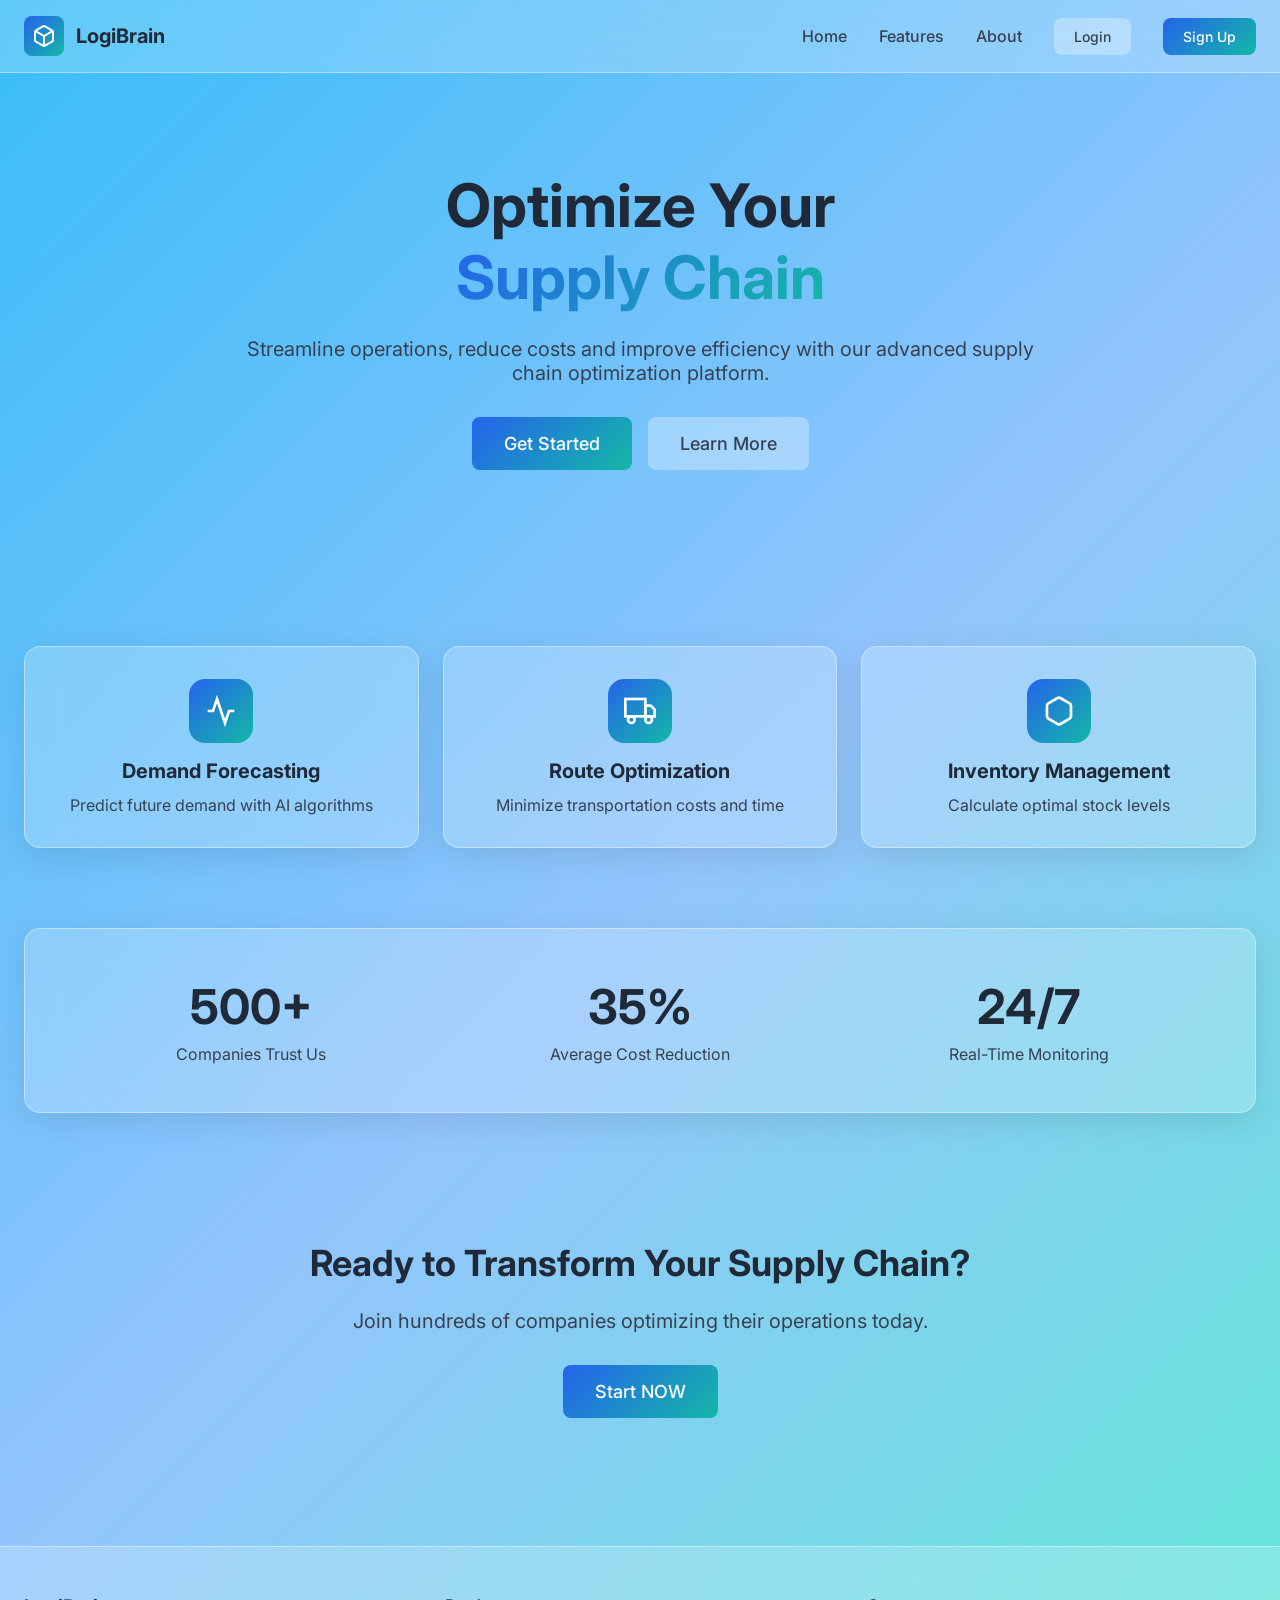
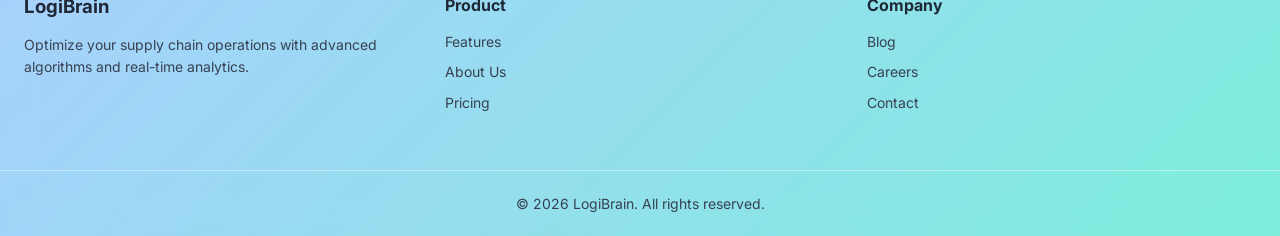
<file: frontend/index.html>
<!DOCTYPE htmle>
<html lang="en">
<head>
  <meta charset="UTF-8">
  <meta name="viewport" content="width=device-width, initial-scale=1.0">
  <title>LogiBrain - Homepage</title>
  <link rel="stylesheet" href="style.css">
</head>
<body>
  <!-- Navbar -->
  <nav class="navbar">
    <div class="navbar-content">
      <a href="index.html" class="navbar-brand">
        <div class="brand-icon">
          <svg width="24" height="24" viewBox="0 0 24 24" fill="none" stroke="white" stroke-width="2">
            <path d="M21 16V8a2 2 0 0 0-1-1.73l-7-4a2 2 0 0 0-2 0l-7 4A2 2 0 0 0 3 8v8a2 2 0 0 0 1 1.73l7 4a2 2 0 0 0 2 0l7-4A2 2 0 0 0 21 16z"/>
            <polyline points="3.27 6.96 12 12.01 20.73 6.96"/>
            <line x1="12" y1="22.08" x2="12" y2="12"/>
          </svg>
        </div>
        <span class="brand-text">LogiBrain</span>
      </a>

      <ul class="nav-menu">
        <li><a href="index.html" class="nav-link">Home</a></li>
        <li><a href="features.html" class="nav-link">Features</a></li>
        <li><a href="about.html" class="nav-link">About</a></li>
        <li><a href="login.html" class="btn btn-secondary">Login</a></li>
        <li><a href="signup.html" class="btn btn-primary">Sign Up</a></li>
      </ul>

      <button class="mobile-menu-btn" onclick="toggleMobileMenu()">
        <svg width="24" height="24" viewBox="0 0 24 24" fill="none" stroke="currentColor" stroke-width="2">
          <line x1="3" y1="12" x2="21" y2="12"/>
          <line x1="3" y1="6" x2="21" y2="6"/>
          <line x1="3" y1="18" x2="21" y2="18"/>
        </svg>
      </button>
    </div>
  </nav>

  <!-- Hero Section -->
  <section class="hero">
    <div class="container">
      <h1>
        Optimize Your<br>
        <span class="gradient-text">Supply Chain</span>
      </h1>
      <p>
        Streamline operations, reduce costs and improve efficiency with our advanced
        supply chain optimization platform.
      </p>
      <div class="hero-buttons">
        <a href="signup.html" class="btn btn-primary btn-lg">Get Started</a>
        <a href="about.html" class="btn btn-secondary btn-lg">Learn More</a>
      </div>
    </div>
  </section>

  <!-- Features Section -->
  <section class="container" style="padding: 80px 24px;">
    <div class="grid grid-cols-1 grid-cols-md-3">
      <div class="glass-card feature-card">
        <div class="feature-icon">
          <svg width="32" height="32" viewBox="0 0 24 24" fill="none" stroke="white" stroke-width="2">
            <polyline points="22 12 18 12 15 21 9 3 6 12 2 12"/>
          </svg>
        </div>
        <h3>Demand Forecasting</h3>
        <p>Predict future demand with AI algorithms</p>
      </div>

      <div class="glass-card feature-card">
        <div class="feature-icon">
          <svg width="32" height="32" viewBox="0 0 24 24" fill="none" stroke="white" stroke-width="2">
            <rect x="1" y="3" width="15" height="13"/>
            <polygon points="16 8 20 8 23 11 23 16 16 16 16 8"/>
            <circle cx="5.5" cy="18.5" r="2.5"/>
            <circle cx="18.5" cy="18.5" r="2.5"/>
          </svg>
        </div>
        <h3>Route Optimization</h3>
        <p>Minimize transportation costs and time</p>
      </div>

      <div class="glass-card feature-card">
        <div class="feature-icon">
          <svg width="32" height="32" viewBox="0 0 24 24" fill="none" stroke="white" stroke-width="2">
            <path d="M21 16V8a2 2 0 0 0-1-1.73l-7-4a2 2 0 0 0-2 0l-7 4A2 2 0 0 0 3 8v8a2 2 0 0 0 1 1.73l7 4a2 2 0 0 0 2 0l7-4A2 2 0 0 0 21 16z"/>
          </svg>
        </div>
        <h3>Inventory Management</h3>
        <p>Calculate optimal stock levels</p>
      </div>
    </div>
  </section>

  <!-- Stats Section -->
  <section class="container" style="padding: 0 24px 80px;">
    <div class="glass-card stats">
      <div class="stats-grid">
        <div class="stat-item">
          <h3>500+</h3>
          <p>Companies Trust Us</p>
        </div>
        <div class="stat-item">
          <h3>35%</h3>
          <p>Average Cost Reduction</p>
        </div>
        <div class="stat-item">
          <h3>24/7</h3>
          <p>Real-Time Monitoring</p>
        </div>
      </div>
    </div>
  </section>

  <!-- CTA Section -->
  <section class="hero" style="padding: 48px 24px;">
    <div class="container text-center">
      <h2 style="font-size: 36px; font-weight: 700; margin-bottom: 24px; color: #1f2937;">
        Ready to Transform Your Supply Chain?
      </h2>
      <p style="font-size: 20px; color: #374151; margin-bottom: 32px;">
        Join hundreds of companies optimizing their operations today.
      </p>
      <a href="signup.html" class="btn btn-primary btn-lg">Start NOW</a>
    </div>
  </section>

  <!-- Footer -->
  <footer class="footer">
    <div class="footer-content">
      <div class="footer-section">
        <h3>LogiBrain </h3>
        <p>Optimize your supply chain operations with advanced algorithms and real-time analytics.</p>
      </div>

      <div class="footer-section">
        <h4>Product</h4>
        <a href="features.html">Features</a>
        <a href="about.html">About Us</a>
        <a href="#">Pricing</a>
      </div>

      <div class="footer-section">
        <h4>Company</h4>
        <a href="#">Blog</a>
        <a href="#">Careers</a>
        <a href="#">Contact</a>
      </div>
    </div>
    <div class="footer-bottom">
      <p>&copy; 2026 LogiBrain. All rights reserved.</p>
    </div>
  </footer>

  <script src="script.js"></script>
</body>
</html>
</file>
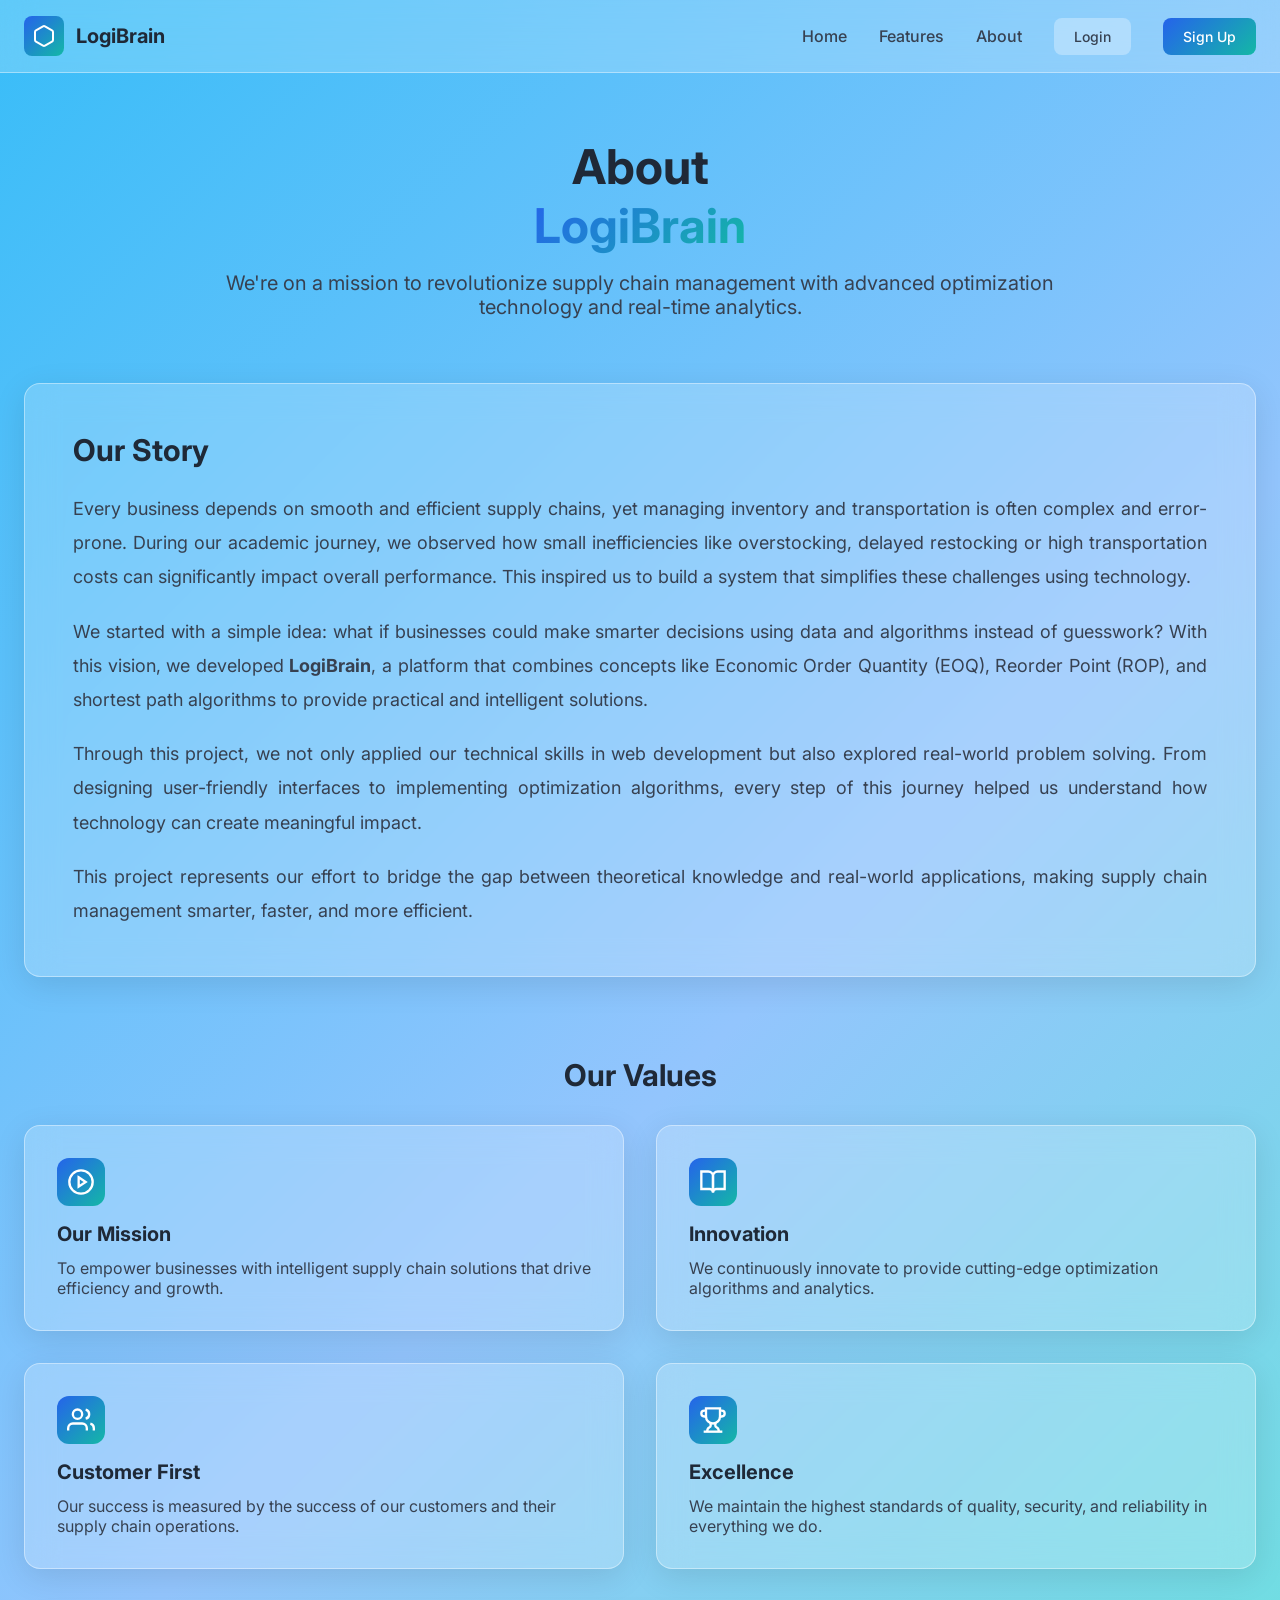
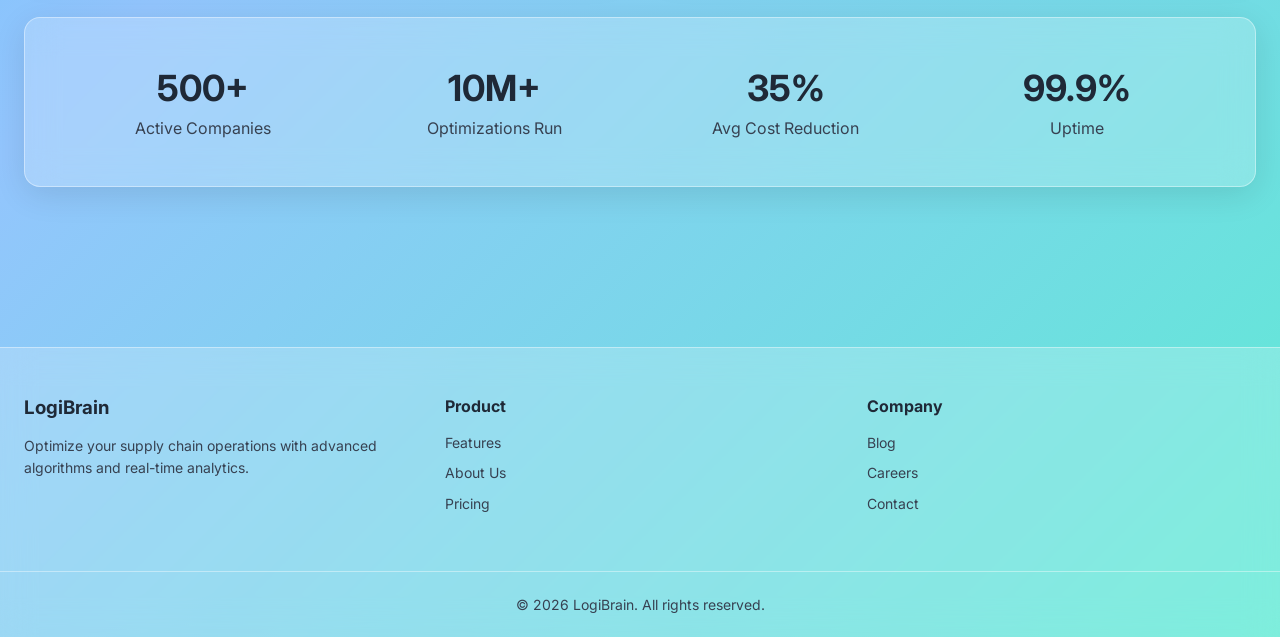
<file: frontend/about.html>
<!DOCTYPE html>
<html lang="en">
<head>
  <meta charset="UTF-8">
  <meta name="viewport" content="width=device-width, initial-scale=1.0">
  <title>About - LogiBrain </title>
  <link rel="stylesheet" href="style.css">
</head>
<body>
  <!-- Navbar -->
  <nav class="navbar">
    <div class="navbar-content">
      <a href="index.html" class="navbar-brand">
        <div class="brand-icon">
          <svg width="24" height="24" viewBox="0 0 24 24" fill="none" stroke="white" stroke-width="2">
            <path d="M21 16V8a2 2 0 0 0-1-1.73l-7-4a2 2 0 0 0-2 0l-7 4A2 2 0 0 0 3 8v8a2 2 0 0 0 1 1.73l7 4a2 2 0 0 0 2 0l7-4A2 2 0 0 0 21 16z"/>
          </svg>
        </div>
        <span class="brand-text">LogiBrain</span>
      </a>

      <ul class="nav-menu">
        <li><a href="index.html" class="nav-link">Home</a></li>
        <li><a href="features.html" class="nav-link">Features</a></li>
        <li><a href="about.html" class="nav-link">About</a></li>
        <li><a href="login.html" class="btn btn-secondary">Login</a></li>
        <li><a href="signup.html" class="btn btn-primary">Sign Up</a></li>
      </ul>
    </div>
  </nav>

  <!-- Header -->
  <section class="container" style="padding: 64px 24px 32px; text-align: center;">
    <h1 style="font-size: 48px; font-weight: 700; margin-bottom: 16px; color: #1f2937;">
      About<br>
      <span class="gradient-text">LogiBrain</span>
    </h1>
    <p style="font-size: 20px; color: #374151; max-width: 900px; margin: 0 auto;">
      We're on a mission to revolutionize supply chain management with advanced optimization
      technology and real-time analytics.
    </p>
  </section>

  <!-- Story -->
  <section class="container" style="padding: 32px 24px;">
    <div class="glass-card" style="padding: 48px;">
      <h2 style="font-size: 30px; font-weight: 700; margin-bottom: 24px; color: #1f2937;">
        Our Story
      </h2>

      <div style="
      color: #374151;
      font-size: 18px;
      line-height: 1.9;
      text-align: justify;
      text-justify: inter-word;
    ">

        <p style="margin-bottom: 20px;">
          Every business depends on smooth and efficient supply chains, yet managing inventory and transportation is often complex and error-prone. During our academic journey, we observed how small inefficiencies like overstocking, delayed restocking or high transportation costs can significantly impact overall performance. This inspired us to build a system that simplifies these challenges using technology.
        </p>

        <p style="margin-bottom: 20px;">
          We started with a simple idea: what if businesses could make smarter decisions using data and algorithms instead of guesswork?
          With this vision, we developed <strong>LogiBrain</strong>, a platform that combines concepts like Economic Order Quantity (EOQ), Reorder Point (ROP), and shortest path algorithms to provide practical and intelligent solutions.
        </p>

        <p style="margin-bottom: 20px;">
          Through this project, we not only applied our technical skills in web development but also explored real-world problem solving. From designing user-friendly interfaces to implementing optimization algorithms, every step of this journey helped us understand how technology can create meaningful impact.
        </p>

        <p>
          This project represents our effort to bridge the gap between theoretical knowledge and real-world applications, making supply chain management smarter, faster, and more efficient.
        </p>

      </div>
    </div>
  </section>

  <!-- Values -->
  <section class="container" style="padding: 48px 24px;">
    <h2 style="font-size: 30px; font-weight: 700; margin-bottom: 32px; text-align: center; color: #1f2937;">Our Values</h2>
    <div class="grid grid-cols-1 grid-cols-md-2" style="gap: 32px;">
      <div class="glass-card" style="padding: 32px;">
        <div class="metric-icon" style="background: linear-gradient(135deg, #2563eb, #14b8a6); margin-bottom: 16px;">
          <svg width="28" height="28" viewBox="0 0 24 24" fill="none" stroke="white" stroke-width="2">
            <circle cx="12" cy="12" r="10"/>
            <polygon points="10 8 16 12 10 16 10 8"/>
          </svg>
        </div>
        <h3 style="font-size: 20px; font-weight: 700; margin-bottom: 12px;">Our Mission</h3>
        <p style="color: #374151;">To empower businesses with intelligent supply chain solutions that drive efficiency and growth.</p>
      </div>

      <div class="glass-card" style="padding: 32px;">
        <div class="metric-icon" style="background: linear-gradient(135deg, #2563eb, #14b8a6); margin-bottom: 16px;">
          <svg width="28" height="28" viewBox="0 0 24 24" fill="none" stroke="white" stroke-width="2">
            <path d="M2 3h6a4 4 0 0 1 4 4v14a3 3 0 0 0-3-3H2z"/>
            <path d="M22 3h-6a4 4 0 0 0-4 4v14a3 3 0 0 1 3-3h7z"/>
          </svg>
        </div>
        <h3 style="font-size: 20px; font-weight: 700; margin-bottom: 12px;">Innovation</h3>
        <p style="color: #374151;">We continuously innovate to provide cutting-edge optimization algorithms and analytics.</p>
      </div>

      <div class="glass-card" style="padding: 32px;">
        <div class="metric-icon" style="background: linear-gradient(135deg, #2563eb, #14b8a6); margin-bottom: 16px;">
          <svg width="28" height="28" viewBox="0 0 24 24" fill="none" stroke="white" stroke-width="2">
            <path d="M17 21v-2a4 4 0 0 0-4-4H5a4 4 0 0 0-4 4v2"/>
            <circle cx="9" cy="7" r="4"/>
            <path d="M23 21v-2a4 4 0 0 0-3-3.87"/>
            <path d="M16 3.13a4 4 0 0 1 0 7.75"/>
          </svg>
        </div>
        <h3 style="font-size: 20px; font-weight: 700; margin-bottom: 12px;">Customer First</h3>
        <p style="color: #374151;">Our success is measured by the success of our customers and their supply chain operations.</p>
      </div>

      <div class="glass-card" style="padding: 32px;">
        <div class="metric-icon" style="background: linear-gradient(135deg, #2563eb, #14b8a6); margin-bottom: 16px;">
          <svg width="28" height="28" viewBox="0 0 24 24" fill="none" stroke="white" stroke-width="2">
            <path d="M6 9H4.5a2.5 2.5 0 0 1 0-5H6"/>
            <path d="M18 9h1.5a2.5 2.5 0 0 0 0-5H18"/>
            <path d="M4 22h16"/>
            <path d="M10 14.66V17c0 .55-.47.98-.97 1.21C7.85 18.75 7 20.24 7 22"/>
            <path d="M14 14.66V17c0 .55.47.98.97 1.21C16.15 18.75 17 20.24 17 22"/>
            <path d="M18 2H6v7a6 6 0 0 0 12 0V2z"/>
          </svg>
        </div>
        <h3 style="font-size: 20px; font-weight: 700; margin-bottom: 12px;">Excellence</h3>
        <p style="color: #374151;">We maintain the highest standards of quality, security, and reliability in everything we do.</p>
      </div>
    </div>
  </section>

  <!-- Stats -->
  <section class="container" style="padding: 0 24px 80px;">
    <div class="glass-card stats">
      <div class="grid grid-cols-2 grid-cols-md-4" style="gap: 32px; text-align: center;">
        <div>
          <p style="font-size: 36px; font-weight: 700; color: #1f2937; margin-bottom: 8px;">500+</p>
          <p style="color: #374151;">Active Companies</p>
        </div>
        <div>
          <p style="font-size: 36px; font-weight: 700; color: #1f2937; margin-bottom: 8px;">10M+</p>
          <p style="color: #374151;">Optimizations Run</p>
        </div>
        <div>
          <p style="font-size: 36px; font-weight: 700; color: #1f2937; margin-bottom: 8px;">35%</p>
          <p style="color: #374151;">Avg Cost Reduction</p>
        </div>
        <div>
          <p style="font-size: 36px; font-weight: 700; color: #1f2937; margin-bottom: 8px;">99.9%</p>
          <p style="color: #374151;">Uptime</p>
        </div>
      </div>
    </div>
  </section>
  
  <!-- Footer -->
  <footer class="footer">
    <div class="footer-content">
      <div class="footer-section">
        <h3>LogiBrain</h3>
        <p>Optimize your supply chain operations with advanced algorithms and real-time analytics.</p>
      </div>
      <div class="footer-section">
        <h4>Product</h4>
        <a href="features.html">Features</a>
        <a href="about.html">About Us</a>
        <a href="#">Pricing</a>
      </div>
      <div class="footer-section">
        <h4>Company</h4>
        <a href="#">Blog</a>
        <a href="#">Careers</a>
        <a href="#">Contact</a>
      </div>
    </div>
    <div class="footer-bottom">
      <p>&copy; 2026 LogiBrain. All rights reserved.</p>
    </div>
  </footer>

  <script src="script.js"></script>
</body>
</html>
</file>
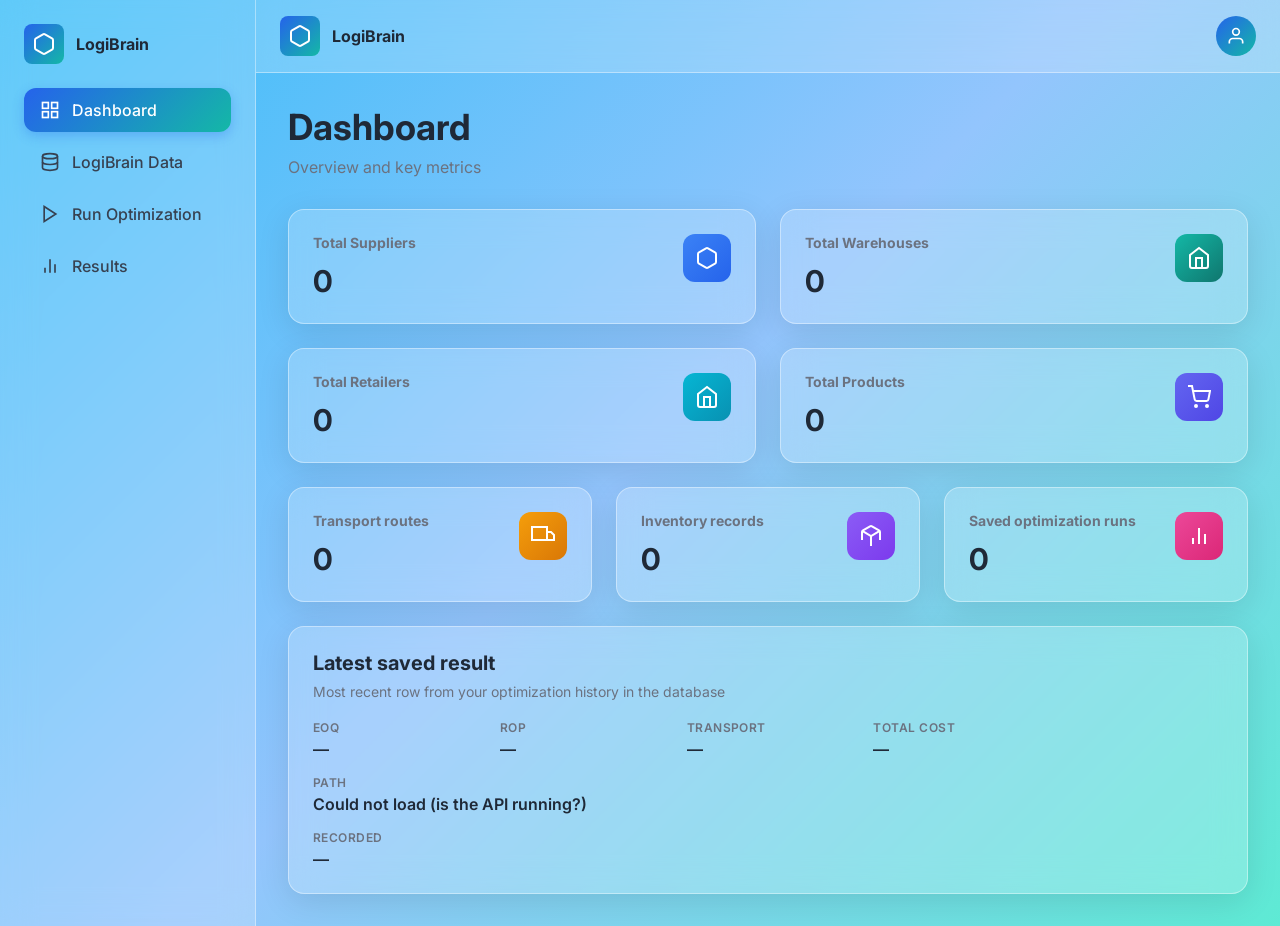
<file: frontend/dashboard.html>
<!DOCTYPE html>
<html lang="en">
<head>
  <meta charset="UTF-8">
  <meta name="viewport" content="width=device-width, initial-scale=1.0">
  <title>Dashboard - LogiBrain</title>
  <link rel="stylesheet" href="style.css">
</head>
<body>
  <div class="dashboard">
    <!-- Sidebar -->
    <aside class="sidebar">
      <div class="navbar-brand">
        <div class="brand-icon">
          <svg width="24" height="24" viewBox="0 0 24 24" fill="none" stroke="white" stroke-width="2">
            <path d="M21 16V8a2 2 0 0 0-1-1.73l-7-4a2 2 0 0 0-2 0l-7 4A2 2 0 0 0 3 8v8a2 2 0 0 0 1 1.73l7 4a2 2 0 0 0 2 0l7-4A2 2 0 0 0 21 16z"/>
          </svg>
        </div>
        <span style="font-weight: 700; color: #1f2937;">LogiBrain</span>
      </div>

      <ul class="sidebar-nav">
        <li><a href="dashboard.html" class="sidebar-link active">
          <svg width="20" height="20" viewBox="0 0 24 24" fill="none" stroke="currentColor" stroke-width="2">
            <rect x="3" y="3" width="7" height="7"/>
            <rect x="14" y="3" width="7" height="7"/>
            <rect x="14" y="14" width="7" height="7"/>
            <rect x="3" y="14" width="7" height="7"/>
          </svg>
          Dashboard
        </a></li>
        <li><a href="supplychain.html" class="sidebar-link">
          <svg width="20" height="20" viewBox="0 0 24 24" fill="none" stroke="currentColor" stroke-width="2">
            <ellipse cx="12" cy="5" rx="9" ry="3"/>
            <path d="M21 12c0 1.66-4 3-9 3s-9-1.34-9-3"/>
            <path d="M3 5v14c0 1.66 4 3 9 3s9-1.34 9-3V5"/>
          </svg>
          LogiBrain Data
        </a></li>
        <li><a href="runoptimization.html" class="sidebar-link">
          <svg width="20" height="20" viewBox="0 0 24 24" fill="none" stroke="currentColor" stroke-width="2">
            <polygon points="5 3 19 12 5 21 5 3"/>
          </svg>
          Run Optimization
        </a></li>
        <li><a href="results.html" class="sidebar-link">
          <svg width="20" height="20" viewBox="0 0 24 24" fill="none" stroke="currentColor" stroke-width="2">
            <line x1="18" y1="20" x2="18" y2="10"/>
            <line x1="12" y1="20" x2="12" y2="4"/>
            <line x1="6" y1="20" x2="6" y2="14"/>
          </svg>
          Results
        </a></li>
      </ul>
    </aside>

    <!-- Main Content Area -->
    <div style="flex: 1;">
      <!-- Top Navbar -->
      <nav class="dashboard-navbar">
        <div class="navbar-brand">
          <div class="brand-icon">
            <svg width="24" height="24" viewBox="0 0 24 24" fill="none" stroke="white" stroke-width="2">
              <path d="M21 16V8a2 2 0 0 0-1-1.73l-7-4a2 2 0 0 0-2 0l-7 4A2 2 0 0 0 3 8v8a2 2 0 0 0 1 1.73l7 4a2 2 0 0 0 2 0l7-4A2 2 0 0 0 21 16z"/>
            </svg>
          </div>
          <span style="font-weight: 700; color: #1f2937;">LogiBrain</span>
        </div>

        <div class="profile-circle" onclick="toggleProfileDropdown(event)">
          <svg width="20" height="20" viewBox="0 0 24 24" fill="none" stroke="currentColor" stroke-width="2">
            <path d="M20 21v-2a4 4 0 0 0-4-4H8a4 4 0 0 0-4 4v2"/>
            <circle cx="12" cy="7" r="4"/>
          </svg>

          <div class="profile-dropdown">
            <div class="profile-info">
                <p id="profileName"></p>
                <small id="profileEmail"></small>
            </div>
            <a href="profile.html">
              <svg width="16" height="16" viewBox="0 0 24 24" fill="none" stroke="currentColor" stroke-width="2" style="display: inline; margin-right: 8px;">
                <path d="M20 21v-2a4 4 0 0 0-4-4H8a4 4 0 0 0-4 4v2"/>
                <circle cx="12" cy="7" r="4"/>
              </svg>
              Profile Settings
            </a>
            <a href="index.html">
              <svg width="16" height="16" viewBox="0 0 24 24" fill="none" stroke="currentColor" stroke-width="2" style="display: inline; margin-right: 8px;">
                <path d="M9 21H5a2 2 0 0 1-2-2V5a2 2 0 0 1 2-2h4"/>
                <polyline points="16 17 21 12 16 7"/>
                <line x1="21" y1="12" x2="9" y2="12"/>
              </svg>
              Logout
            </a>
          </div>
        </div>
      </nav>

      <!-- Page Content -->
      <main class="main-content">
        <div class="page-header">
          <h1>Dashboard</h1>
          <p>Overview and key metrics</p>
        </div>

        <div class="grid grid-cols-1 grid-cols-md-2 grid-cols-4" style="margin-bottom: 24px;">
          <div class="glass-card metric-card">
            <div class="metric-info">
              <h3>Total Suppliers</h3>
              <p id="dashCountSuppliers">—</p>
            </div>
            <div class="metric-icon" style="background: linear-gradient(135deg, #3b82f6, #2563eb);">
              <svg width="24" height="24" viewBox="0 0 24 24" fill="none" stroke="white" stroke-width="2">
                <path d="M21 16V8a2 2 0 0 0-1-1.73l-7-4a2 2 0 0 0-2 0l-7 4A2 2 0 0 0 3 8v8a2 2 0 0 0 1 1.73l7 4a2 2 0 0 0 2 0l7-4A2 2 0 0 0 21 16z"/>
              </svg>
            </div>
          </div>

          <div class="glass-card metric-card">
            <div class="metric-info">
              <h3>Total Warehouses</h3>
              <p id="dashCountWarehouses">—</p>
            </div>
            <div class="metric-icon" style="background: linear-gradient(135deg, #14b8a6, #0f766e);">
              <svg width="24" height="24" viewBox="0 0 24 24" fill="none" stroke="white" stroke-width="2">
                <path d="m3 9 9-7 9 7v11a2 2 0 0 1-2 2H5a2 2 0 0 1-2-2z"/>
                <polyline points="9 22 9 12 15 12 15 22"/>
              </svg>
            </div>
          </div>

          <div class="glass-card metric-card">
            <div class="metric-info">
              <h3>Total Retailers</h3>
              <p id="dashCountRetailers">—</p>
            </div>
            <div class="metric-icon" style="background: linear-gradient(135deg, #06b6d4, #0891b2);">
              <svg width="24" height="24" viewBox="0 0 24 24" fill="none" stroke="white" stroke-width="2">
                <path d="M3 9l9-7 9 7v11a2 2 0 0 1-2 2H5a2 2 0 0 1-2-2z"/>
                <polyline points="9 22 9 12 15 12 15 22"/>
              </svg>
            </div>
          </div>

          <div class="glass-card metric-card">
            <div class="metric-info">
              <h3>Total Products</h3>
              <p id="dashCountProducts">—</p>
            </div>
            <div class="metric-icon" style="background: linear-gradient(135deg, #6366f1, #4f46e5);">
              <svg width="24" height="24" viewBox="0 0 24 24" fill="none" stroke="white" stroke-width="2">
                <circle cx="9" cy="21" r="1"/>
                <circle cx="20" cy="21" r="1"/>
                <path d="M1 1h4l2.68 13.39a2 2 0 0 0 2 1.61h9.72a2 2 0 0 0 2-1.61L23 6H6"/>
              </svg>
            </div>
          </div>
        </div>

        <div class="grid grid-cols-1 grid-cols-md-3" style="margin-bottom: 24px;">
          <div class="glass-card metric-card">
            <div class="metric-info">
              <h3>Transport routes</h3>
              <p id="dashCountRoutes">—</p>
            </div>
            <div class="metric-icon" style="background: linear-gradient(135deg, #f59e0b, #d97706);">
              <svg width="24" height="24" viewBox="0 0 24 24" fill="none" stroke="white" stroke-width="2">
                <rect x="1" y="3" width="15" height="13"/>
                <polygon points="16 8 20 8 23 11 23 16 16 16 16 8"/>
              </svg>
            </div>
          </div>
          <div class="glass-card metric-card">
            <div class="metric-info">
              <h3>Inventory records</h3>
              <p id="dashCountInventory">—</p>
            </div>
            <div class="metric-icon" style="background: linear-gradient(135deg, #8b5cf6, #7c3aed);">
              <svg width="24" height="24" viewBox="0 0 24 24" fill="none" stroke="white" stroke-width="2">
                <path d="M21 16V8a2 2 0 0 0-1-1.73l-7-4a2 2 0 0 0-2 0l-7 4A2 2 0 0 0 3 8v8"/>
                <polyline points="3.27 6.96 12 12.01 20.73 6.96"/>
                <line x1="12" y1="22.08" x2="12" y2="12"/>
              </svg>
            </div>
          </div>
          <div class="glass-card metric-card">
            <div class="metric-info">
              <h3>Saved optimization runs</h3>
              <p id="dashCountResults">—</p>
            </div>
            <div class="metric-icon" style="background: linear-gradient(135deg, #ec4899, #db2777);">
              <svg width="24" height="24" viewBox="0 0 24 24" fill="none" stroke="white" stroke-width="2">
                <line x1="18" y1="20" x2="18" y2="10"/>
                <line x1="12" y1="20" x2="12" y2="4"/>
                <line x1="6" y1="20" x2="6" y2="14"/>
              </svg>
            </div>
          </div>
        </div>

        <div class="glass-card" style="padding: 24px;">
          <h2 style="font-size: 20px; font-weight: 700; margin-bottom: 8px;">Latest saved result</h2>
          <p style="color: #6b7280; font-size: 14px; margin-bottom: 20px;">Most recent row from your optimization history in the database</p>
          <div id="dashLatestResult" class="dash-latest-grid">
            <div><span class="dash-latest-label">EOQ</span><span id="dashLatestEoq">—</span></div>
            <div><span class="dash-latest-label">ROP</span><span id="dashLatestRop">—</span></div>
            <div><span class="dash-latest-label">Transport</span><span id="dashLatestTransport">—</span></div>
            <div><span class="dash-latest-label">Total cost</span><span id="dashLatestTotal">—</span></div>
            <div class="dash-latest-path"><span class="dash-latest-label">Path</span><span id="dashLatestPath">—</span></div>
            <div><span class="dash-latest-label">Recorded</span><span id="dashLatestWhen">—</span></div>
          </div>
        </div>
      </main>
    </div>
  </div>

  <script src="script.js"></script>
</body>
</html>
</file>
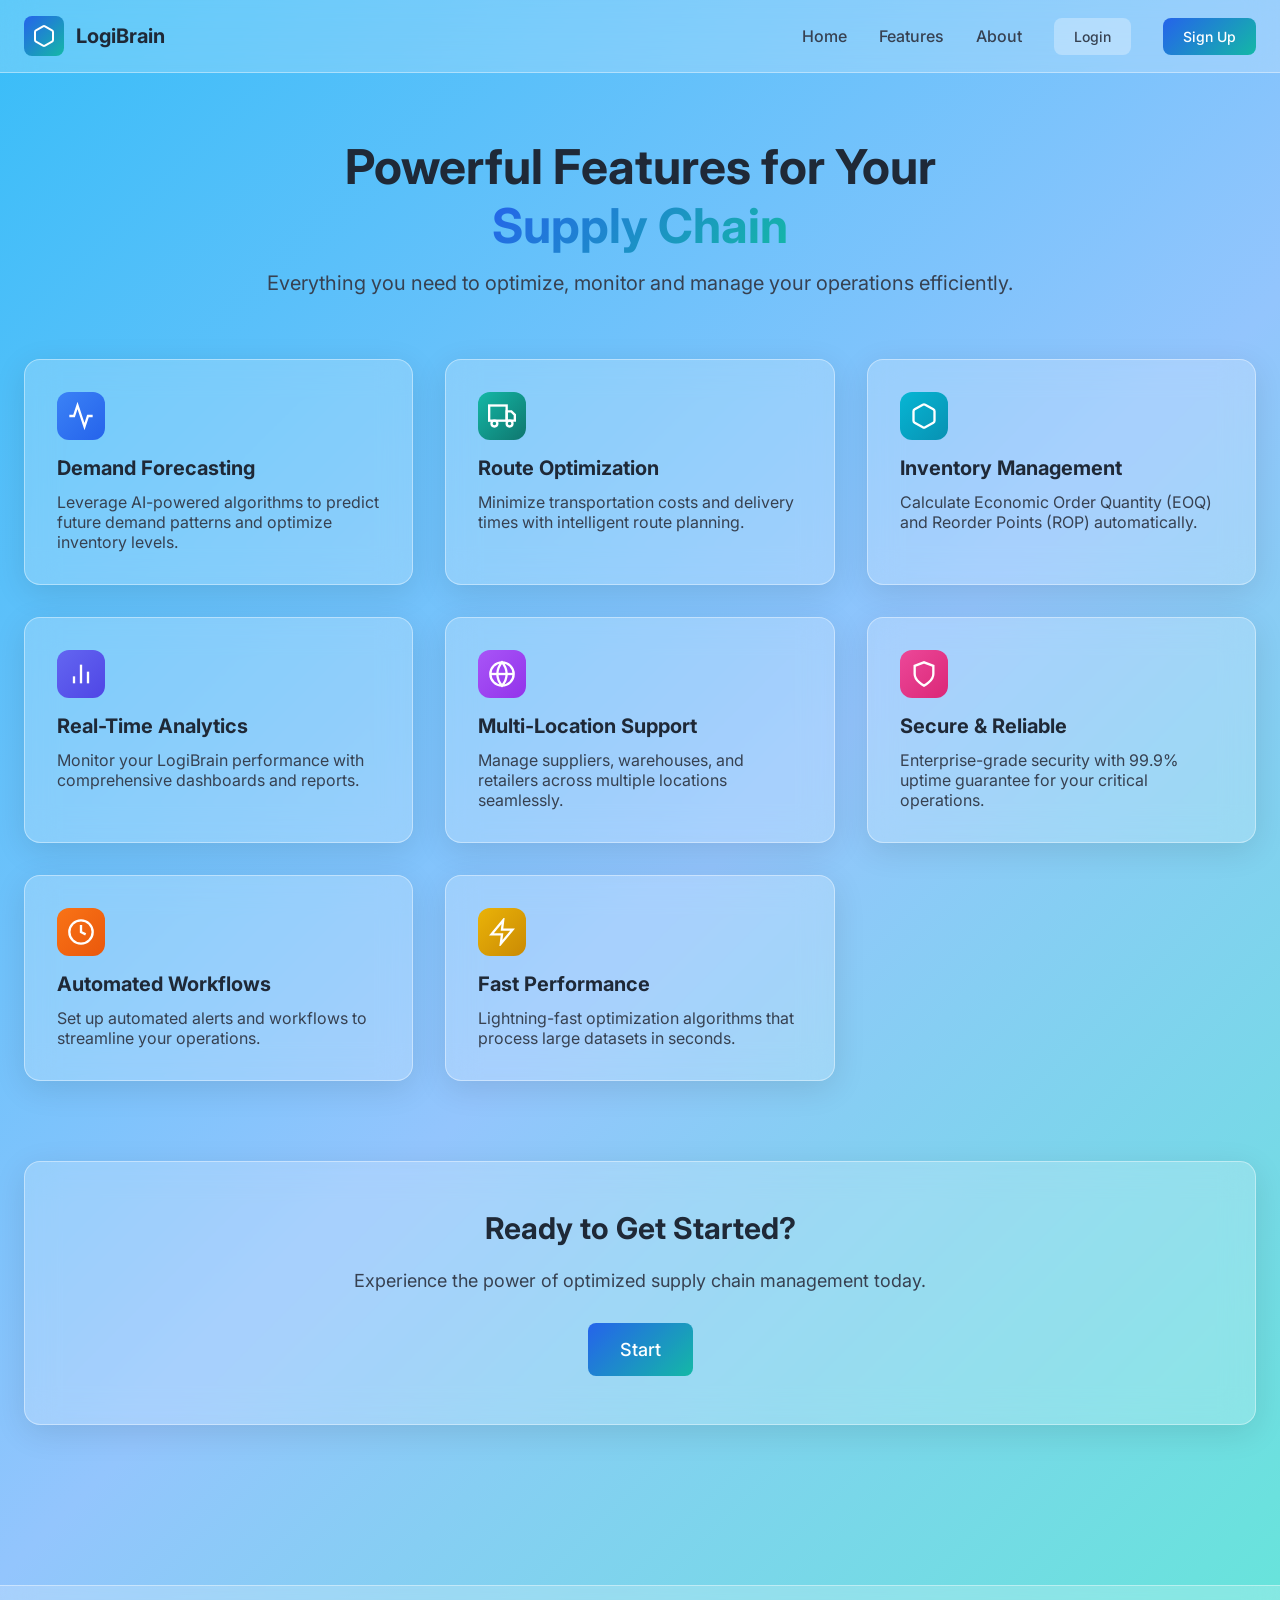
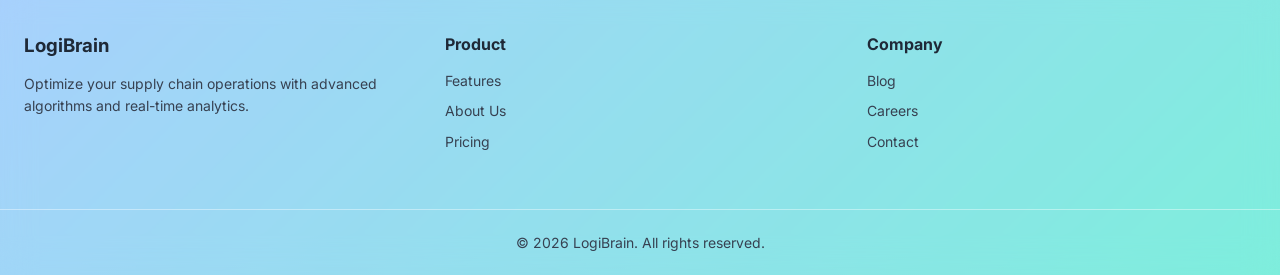
<file: frontend/features.html>
<!DOCTYPE html>
<html lang="en">
<head>
  <meta charset="UTF-8">
  <meta name="viewport" content="width=device-width, initial-scale=1.0">
  <title>Features - LogiBrain</title>
  <link rel="stylesheet" href="style.css">
</head>
<body>
  <!-- Navbar -->
  <nav class="navbar">
    <div class="navbar-content">
      <a href="index.html" class="navbar-brand">
        <div class="brand-icon">
          <svg width="24" height="24" viewBox="0 0 24 24" fill="none" stroke="white" stroke-width="2">
            <path d="M21 16V8a2 2 0 0 0-1-1.73l-7-4a2 2 0 0 0-2 0l-7 4A2 2 0 0 0 3 8v8a2 2 0 0 0 1 1.73l7 4a2 2 0 0 0 2 0l7-4A2 2 0 0 0 21 16z"/>
          </svg>
        </div>
        <span class="brand-text">LogiBrain</span>
      </a>

      <ul class="nav-menu">
        <li><a href="index.html" class="nav-link">Home</a></li>
        <li><a href="features.html" class="nav-link">Features</a></li>
        <li><a href="about.html" class="nav-link">About</a></li>
        <li><a href="login.html" class="btn btn-secondary">Login</a></li>
        <li><a href="signup.html" class="btn btn-primary">Sign Up</a></li>
      </ul>
    </div>
  </nav>

  <!-- Features Header -->
  <section class="container" style="padding: 64px 24px 32px; text-align: center;">
    <h1 style="font-size: 48px; font-weight: 700; margin-bottom: 16px; color: #1f2937;">
      Powerful Features for Your<br>
      <span class="gradient-text">Supply Chain</span>
    </h1>
    <p style="font-size: 20px; color: #374151; max-width: 900px; margin: 0 auto;">
      Everything you need to optimize, monitor and manage your operations efficiently.
    </p>
  </section>

  <!-- Features Grid -->
  <section class="container" style="padding: 32px 24px 80px;">
    <div class="grid grid-cols-1 grid-cols-md-3" style="gap: 32px;">
      <div class="glass-card" style="padding: 32px;">
        <div class="metric-icon" style="background: linear-gradient(135deg, #3b82f6, #2563eb); margin-bottom: 16px;">
          <svg width="28" height="28" viewBox="0 0 24 24" fill="none" stroke="white" stroke-width="2">
            <polyline points="22 12 18 12 15 21 9 3 6 12 2 12"/>
          </svg>
        </div>
        <h3 style="font-size: 20px; font-weight: 700; margin-bottom: 12px;">Demand Forecasting</h3>
        <p style="color: #374151;">Leverage AI-powered algorithms to predict future demand patterns and optimize inventory levels.</p>
      </div>

      <div class="glass-card" style="padding: 32px;">
        <div class="metric-icon" style="background: linear-gradient(135deg, #14b8a6, #0f766e); margin-bottom: 16px;">
          <svg width="28" height="28" viewBox="0 0 24 24" fill="none" stroke="white" stroke-width="2">
            <rect x="1" y="3" width="15" height="13"/>
            <polygon points="16 8 20 8 23 11 23 16 16 16 16 8"/>
            <circle cx="5.5" cy="18.5" r="2.5"/>
            <circle cx="18.5" cy="18.5" r="2.5"/>
          </svg>
        </div>
        <h3 style="font-size: 20px; font-weight: 700; margin-bottom: 12px;">Route Optimization</h3>
        <p style="color: #374151;">Minimize transportation costs and delivery times with intelligent route planning.</p>
      </div>

      <div class="glass-card" style="padding: 32px;">
        <div class="metric-icon" style="background: linear-gradient(135deg, #06b6d4, #0891b2); margin-bottom: 16px;">
          <svg width="28" height="28" viewBox="0 0 24 24" fill="none" stroke="white" stroke-width="2">
            <path d="M21 16V8a2 2 0 0 0-1-1.73l-7-4a2 2 0 0 0-2 0l-7 4A2 2 0 0 0 3 8v8a2 2 0 0 0 1 1.73l7 4a2 2 0 0 0 2 0l7-4A2 2 0 0 0 21 16z"/>
          </svg>
        </div>
        <h3 style="font-size: 20px; font-weight: 700; margin-bottom: 12px;">Inventory Management</h3>
        <p style="color: #374151;">Calculate Economic Order Quantity (EOQ) and Reorder Points (ROP) automatically.</p>
      </div>

      <div class="glass-card" style="padding: 32px;">
        <div class="metric-icon" style="background: linear-gradient(135deg, #6366f1, #4f46e5); margin-bottom: 16px;">
          <svg width="28" height="28" viewBox="0 0 24 24" fill="none" stroke="white" stroke-width="2">
            <line x1="18" y1="20" x2="18" y2="10"/>
            <line x1="12" y1="20" x2="12" y2="4"/>
            <line x1="6" y1="20" x2="6" y2="14"/>
          </svg>
        </div>
        <h3 style="font-size: 20px; font-weight: 700; margin-bottom: 12px;">Real-Time Analytics</h3>
        <p style="color: #374151;">Monitor your LogiBrain performance with comprehensive dashboards and reports.</p>
      </div>

      <div class="glass-card" style="padding: 32px;">
        <div class="metric-icon" style="background: linear-gradient(135deg, #a855f7, #9333ea); margin-bottom: 16px;">
          <svg width="28" height="28" viewBox="0 0 24 24" fill="none" stroke="white" stroke-width="2">
            <circle cx="12" cy="12" r="10"/>
            <line x1="2" y1="12" x2="22" y2="12"/>
            <path d="M12 2a15.3 15.3 0 0 1 4 10 15.3 15.3 0 0 1-4 10 15.3 15.3 0 0 1-4-10 15.3 15.3 0 0 1 4-10z"/>
          </svg>
        </div>
        <h3 style="font-size: 20px; font-weight: 700; margin-bottom: 12px;">Multi-Location Support</h3>
        <p style="color: #374151;">Manage suppliers, warehouses, and retailers across multiple locations seamlessly.</p>
      </div>

      <div class="glass-card" style="padding: 32px;">
        <div class="metric-icon" style="background: linear-gradient(135deg, #ec4899, #db2777); margin-bottom: 16px;">
          <svg width="28" height="28" viewBox="0 0 24 24" fill="none" stroke="white" stroke-width="2">
            <path d="M12 22s8-4 8-10V5l-8-3-8 3v7c0 6 8 10 8 10z"/>
          </svg>
        </div>
        <h3 style="font-size: 20px; font-weight: 700; margin-bottom: 12px;">Secure & Reliable</h3>
        <p style="color: #374151;">Enterprise-grade security with 99.9% uptime guarantee for your critical operations.</p>
      </div>

      <div class="glass-card" style="padding: 32px;">
        <div class="metric-icon" style="background: linear-gradient(135deg, #f97316, #ea580c); margin-bottom: 16px;">
          <svg width="28" height="28" viewBox="0 0 24 24" fill="none" stroke="white" stroke-width="2">
            <circle cx="12" cy="12" r="10"/>
            <polyline points="12 6 12 12 16 14"/>
          </svg>
        </div>
        <h3 style="font-size: 20px; font-weight: 700; margin-bottom: 12px;">Automated Workflows</h3>
        <p style="color: #374151;">Set up automated alerts and workflows to streamline your operations.</p>
      </div>

      <div class="glass-card" style="padding: 32px;">
        <div class="metric-icon" style="background: linear-gradient(135deg, #eab308, #ca8a04); margin-bottom: 16px;">
          <svg width="28" height="28" viewBox="0 0 24 24" fill="none" stroke="white" stroke-width="2">
            <polygon points="13 2 3 14 12 14 11 22 21 10 12 10 13 2"/>
          </svg>
        </div>
        <h3 style="font-size: 20px; font-weight: 700; margin-bottom: 12px;">Fast Performance</h3>
        <p style="color: #374151;">Lightning-fast optimization algorithms that process large datasets in seconds.</p>
      </div>
    </div>
  </section>

  <!-- CTA -->
  <section class="container" style="padding: 0 24px 80px;">
    <div class="glass-card" style="padding: 48px; text-align: center;">
      <h2 style="font-size: 30px; font-weight: 700; margin-bottom: 24px; color: #1f2937;">Ready to Get Started?</h2>
      <p style="font-size: 18px; color: #374151; margin-bottom: 32px;">Experience the power of optimized supply chain management today.</p>
      <a href="signup.html" class="btn btn-primary btn-lg">Start</a>
    </div>
  </section>

  <!-- Footer -->
  <footer class="footer">
    <div class="footer-content">
      <div class="footer-section">
        <h3>LogiBrain</h3>
        <p>Optimize your supply chain operations with advanced algorithms and real-time analytics.</p>
      </div>
      <div class="footer-section">
        <h4>Product</h4>
        <a href="features.html">Features</a>
        <a href="about.html">About Us</a>
        <a href="#">Pricing</a>
      </div>
      <div class="footer-section">
        <h4>Company</h4>
        <a href="#">Blog</a>
        <a href="#">Careers</a>
        <a href="#">Contact</a>
      </div>
    </div>
    <div class="footer-bottom">
      <p>&copy; 2026 LogiBrain. All rights reserved.</p>
    </div>
  </footer>

  <script src="script.js"></script>
</body>
</html>
</file>
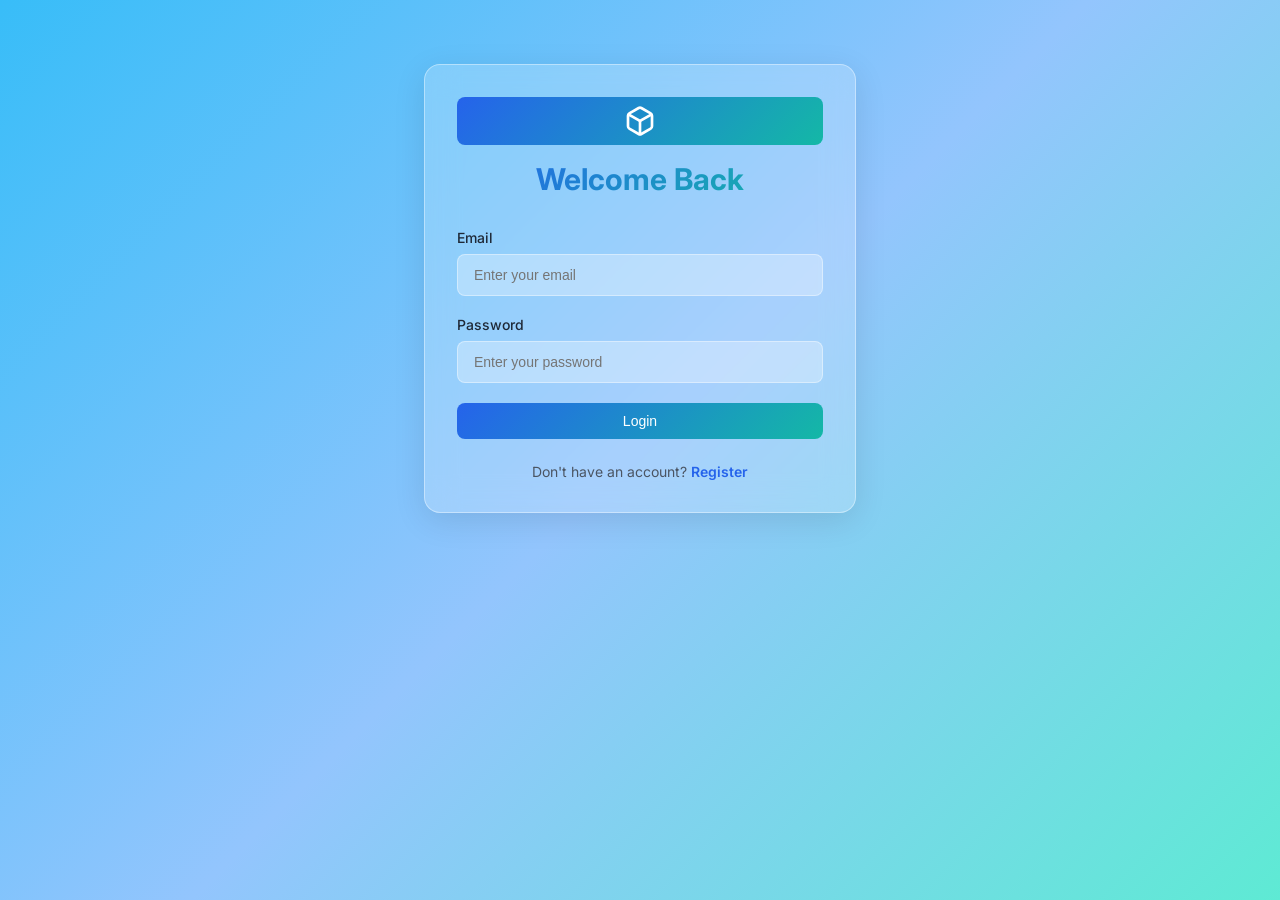
<file: frontend/login.html>
<!DOCTYPE html>
<html lang="en">
<head>
  <meta charset="UTF-8">
  <meta name="viewport" content="width=device-width, initial-scale=1.0">
  <title>Login - LogiBrain</title>
  <link rel="stylesheet" href="style.css">
</head>
<body>
  <div class="form-container">
    <div class="glass-card form-card">
      <div class="form-header">
        <div class="brand-icon" style="margin: 0 auto;">
          <svg width="32" height="32" viewBox="0 0 24 24" fill="none" stroke="white" stroke-width="2">
            <path d="M21 16V8a2 2 0 0 0-1-1.73l-7-4a2 2 0 0 0-2 0l-7 4A2 2 0 0 0 3 8v8a2 2 0 0 0 1 1.73l7 4a2 2 0 0 0 2 0l7-4A2 2 0 0 0 21 16z"/>
            <polyline points="3.27 6.96 12 12.01 20.73 6.96"/>
            <line x1="12" y1="22.08" x2="12" y2="12"/>
          </svg>
        </div>
        <h1>Welcome Back</h1>
      </div>

      <form onsubmit="handleLogin(event)">
        <div class="form-group">
          <label for="email">Email</label>
          <input type="email" id="email" class="form-input" placeholder="Enter your email" required>
        </div>

        <div class="form-group">
          <label for="password">Password</label>
          <input type="password" id="password" class="form-input" placeholder="Enter your password" required>
        </div>

        <button type="submit" class="btn btn-primary" style="width: 100%; text-align: center;">Login</button>
      </form>

      <div class="form-footer">
        <p>Don't have an account? <a href="signup.html">Register</a></p>
      </div>
    </div>
  </div>

  <script src="script.js"></script>
</body>
</html>
</file>
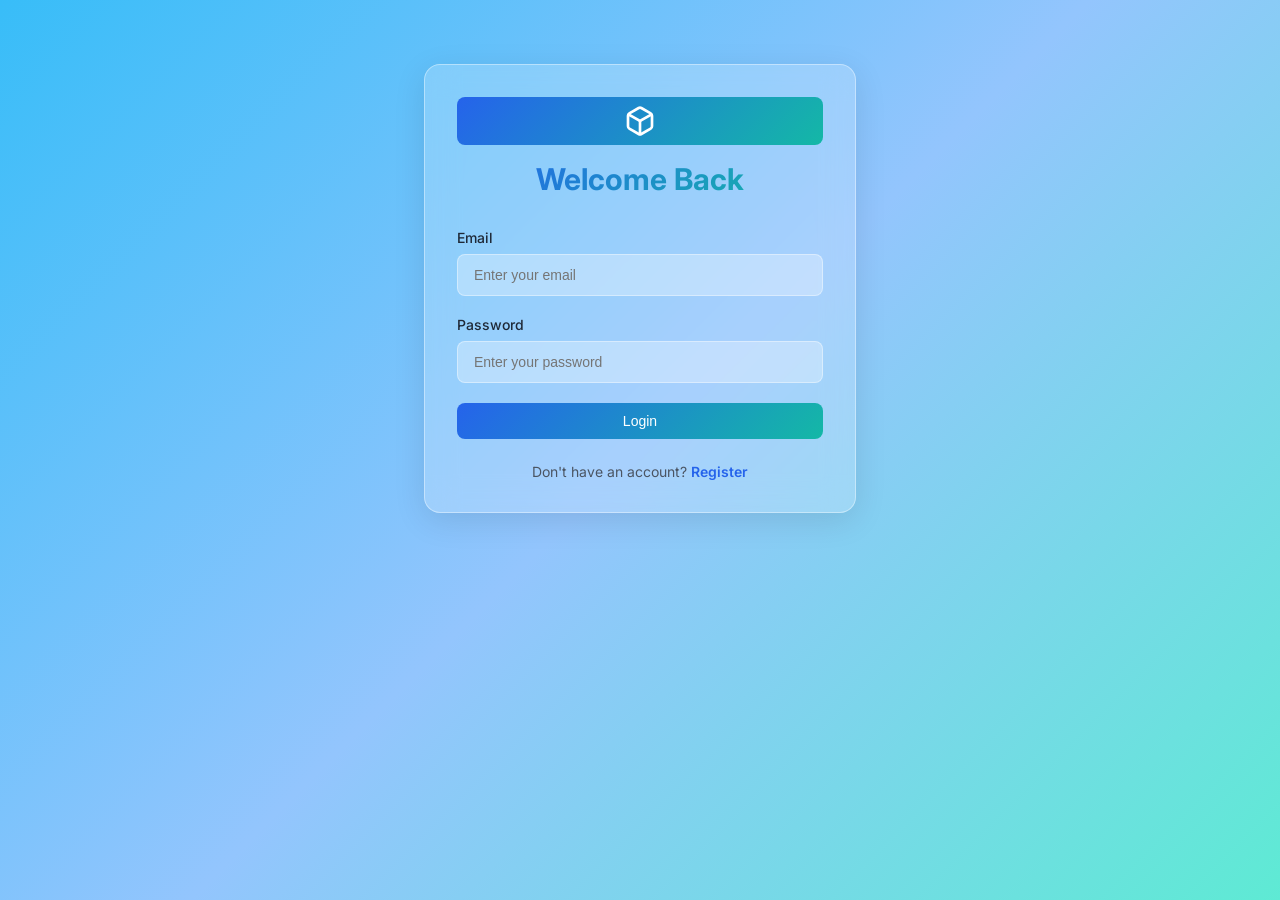
<file: frontend/profile.html>
<!DOCTYPE html>
<html lang="en">
<head>
  <meta charset="UTF-8">
  <title>Profile - LogiBrain</title>
  <link rel="stylesheet" href="style.css">
</head>

<body>

<div class="form-container">

  <div class="glass-card form-card">

    <!-- Back Button -->
    <button onclick="goBack()" class="btn btn-primary">← Dashboard</button>

    <div class="form-header">
      <h1>Profile</h1>
    </div>

    <!-- Profile Avatar -->
    <div class="profile-avatar" id="avatar">?</div>

    <!-- User Info -->
    <div class="profile-info-box">
      <p><strong>Name:</strong> <span id="name"></span></p>
      <p><strong>Email:</strong> <span id="email"></span></p>
    </div>

    <!-- Change Password -->
    <form onsubmit="changePassword(event)">

      <div class="form-group">
        <label>Current Password</label>
        <input type="password" id="currentPassword" class="form-input" required>
      </div>

      <div class="form-group">
        <label>New Password</label>
        <input type="password" id="newPassword" class="form-input" required>
      </div>

      <div class="form-group">
        <label>Confirm Password</label>
        <input type="password" id="confirmPassword" class="form-input" required>
      </div>

      <button type="submit" class="btn btn-primary" style="width:100%">
        Update Password
      </button>

    </form>

    <p id="msg"></p>

  </div>

</div>

<script>
// ✅ Load user safely
const user = JSON.parse(localStorage.getItem("user"));

if (!user || !user.username) {
  // ❌ No user → redirect to login
  window.location.href = "login.html";
} else {
  // ✅ Set profile data
  document.getElementById("name").innerText = user.username;
  document.getElementById("email").innerText = user.email;

  // Avatar first letter
  document.getElementById("avatar").innerText =
    user.username.charAt(0).toUpperCase();
}

// 🔐 Change Password (Frontend only demo)
function changePassword(e) {
  e.preventDefault();

  const current = document.getElementById("currentPassword").value;
  const newPass = document.getElementById("newPassword").value;
  const confirm = document.getElementById("confirmPassword").value;
  const msg = document.getElementById("msg");

  let storedUser = JSON.parse(localStorage.getItem("user"));

  // ⚠️ Demo fallback password (remove in real app)
  if (!storedUser.password) storedUser.password = "1234";

  if (current !== storedUser.password) {
    msg.innerText = "Wrong current password";
    msg.style.color = "red";
    return;
  }

  if (newPass !== confirm) {
    msg.innerText = "Password mismatch";
    msg.style.color = "red";
    return;
  }

  // Update locally
  storedUser.password = newPass;
  localStorage.setItem("user", JSON.stringify(storedUser));

  msg.innerText = "Password updated successfully";
  msg.style.color = "lightgreen";
}

// 🔙 Back button
function goBack() {
  window.location.href = "dashboard.html";
}
</script>

</body>
</html>
</file>
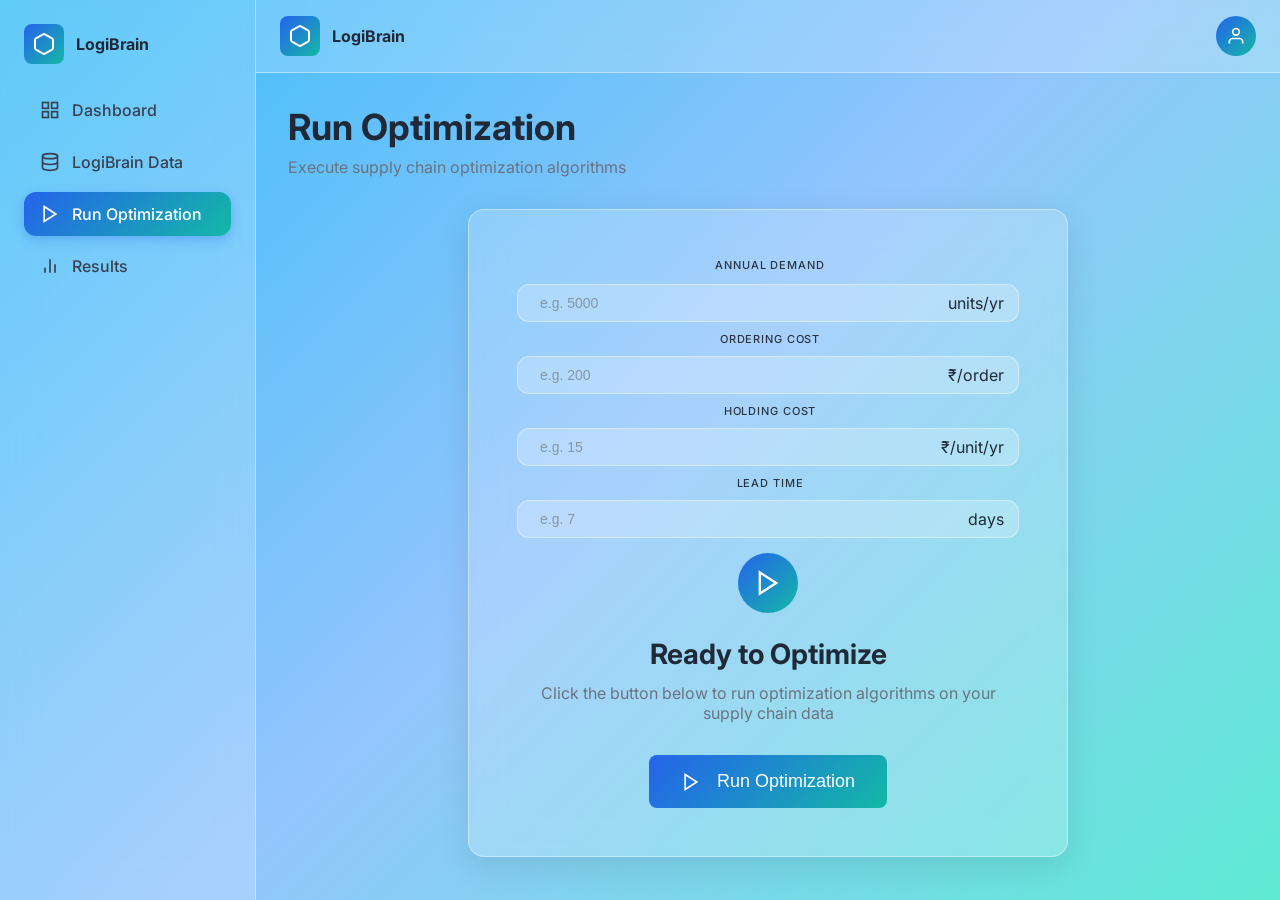
<file: frontend/runoptimization.html>
<!DOCTYPE html>
<html lang="en">
<head>
  <meta charset="UTF-8">
  <meta name="viewport" content="width=device-width, initial-scale=1.0">
  <title>Run Optimization - LogiBrain Pro</title>
  <link rel="stylesheet" href="style.css">
</head>
<body>
  <div class="dashboard">
    <aside class="sidebar">
      <div class="navbar-brand">
        <div class="brand-icon">
          <svg width="24" height="24" viewBox="0 0 24 24" fill="none" stroke="white" stroke-width="2">
            <path d="M21 16V8a2 2 0 0 0-1-1.73l-7-4a2 2 0 0 0-2 0l-7 4A2 2 0 0 0 3 8v8a2 2 0 0 0 1 1.73l7 4a2 2 0 0 0 2 0l7-4A2 2 0 0 0 21 16z"/>
          </svg>
        </div>
        <span style="font-weight: 700; color: #1f2937;">LogiBrain</span>
      </div>

      <ul class="sidebar-nav">
        <li><a href="dashboard.html" class="sidebar-link">
          <svg width="20" height="20" viewBox="0 0 24 24" fill="none" stroke="currentColor" stroke-width="2"><rect x="3" y="3" width="7" height="7"/><rect x="14" y="3" width="7" height="7"/><rect x="14" y="14" width="7" height="7"/><rect x="3" y="14" width="7" height="7"/></svg>
          Dashboard
        </a></li>
        <li><a href="supplychain.html" class="sidebar-link">
          <svg width="20" height="20" viewBox="0 0 24 24" fill="none" stroke="currentColor" stroke-width="2"><ellipse cx="12" cy="5" rx="9" ry="3"/><path d="M21 12c0 1.66-4 3-9 3s-9-1.34-9-3"/><path d="M3 5v14c0 1.66 4 3 9 3s9-1.34 9-3V5"/></svg>
          LogiBrain Data
        </a></li>
        <li><a href="runoptimization.html" class="sidebar-link active">
          <svg width="20" height="20" viewBox="0 0 24 24" fill="none" stroke="currentColor" stroke-width="2"><polygon points="5 3 19 12 5 21 5 3"/></svg>
          Run Optimization
        </a></li>
        <li><a href="results.html" class="sidebar-link">
          <svg width="20" height="20" viewBox="0 0 24 24" fill="none" stroke="currentColor" stroke-width="2"><line x1="18" y1="20" x2="18" y2="10"/><line x1="12" y1="20" x2="12" y2="4"/><line x1="6" y1="20" x2="6" y2="14"/></svg>
          Results
        </a></li>
      </ul>
    </aside>

    <div style="flex: 1;">
      <nav class="dashboard-navbar">
        <div class="navbar-brand">
          <div class="brand-icon">
            <svg width="24" height="24" viewBox="0 0 24 24" fill="none" stroke="white" stroke-width="2"><path d="M21 16V8a2 2 0 0 0-1-1.73l-7-4a2 2 0 0 0-2 0l-7 4A2 2 0 0 0 3 8v8a2 2 0 0 0 1 1.73l7 4a2 2 0 0 0 2 0l7-4A2 2 0 0 0 21 16z"/></svg>
          </div>
          <span style="font-weight: 700; color: #1f2937;">LogiBrain</span>
        </div>
        <div class="profile-circle" onclick="toggleProfileDropdown(event)">
          <svg width="20" height="20" viewBox="0 0 24 24" fill="none" stroke="currentColor" stroke-width="2"><path d="M20 21v-2a4 4 0 0 0-4-4H8a4 4 0 0 0-4 4v2"/><circle cx="12" cy="7" r="4"/></svg>
          <div class="profile-dropdown">
            <div class="profile-info">
                <p id="profileName"></p>
                <small id="profileEmail"></small>
            </div>
            <a href="profile.html">Profile Settings</a>
            <a href="index.html">Logout</a>
          </div>
        </div>
      </nav>

      <main class="main-content">
        <div class="page-header">
          <h1>Run Optimization</h1>
          <p>Execute supply chain optimization algorithms</p>
        </div>

        <div class="optimization-container">
          <div class="glass-card optimization-card">
            <div style="margin-bottom: 15px; display: flex; flex-direction: column; gap: 10px;">

  <div style="display: flex; flex-direction: column; gap: 7px;">
    <label class="field-label">Annual Demand</label>
    <div class="input-wrap">
      <input type="number" id="demand" placeholder="e.g. 5000" class="input-field">
      <span class="unit-badge">units/yr</span>
    </div>
  </div>

  <div style="display: flex; flex-direction: column; gap: 5px;">
    <label class="field-label">Ordering Cost</label>
    <div class="input-wrap">
      <input type="number" id="orderingCost" placeholder="e.g. 200" class="input-field">
      <span class="unit-badge">₹/order</span>
    </div>
  </div>

  <div style="display: flex; flex-direction: column; gap: 5px;">
    <label class="field-label">Holding Cost</label>
    <div class="input-wrap">
      <input type="number" id="holdingCost" placeholder="e.g. 15" class="input-field">
      <span class="unit-badge">₹/unit/yr</span>
    </div>
  </div>

  <div style="display: flex; flex-direction: column; gap: 5px;">
    <label class="field-label">Lead Time</label>
    <div class="input-wrap">
      <input type="number" id="leadTime" placeholder="e.g. 7" class="input-field">
      <span class="unit-badge">days</span>
    </div>
  </div>

</div>
            <div class="optimization-icon">
              <svg id="optimizeIcon" width="28" height="28" viewBox="0 0 24 24" fill="none" stroke="white" stroke-width="2">
                <polygon points="5 3 19 12 5 21 5 3"/>
              </svg>
            </div>

            <h2>Ready to Optimize</h2>
            <p id="statusText">Click the button below to run optimization algorithms on your supply chain data</p>

            <button id="optimizeBtn" class="btn btn-primary btn-lg" onclick="runOptimization()">
              <svg width="20" height="20" viewBox="0 0 24 24" fill="none" stroke="currentColor" stroke-width="2" style="display: inline; margin-right: 8px;">
                <polygon points="5 3 19 12 5 21 5 3"/>
              </svg>
              <span id="optimizeText">Run Optimization</span>
            </button>

            <div id="progressBar" class="progress-bar" style="display: none;">
              <div class="progress-fill"></div>
            </div>
          </div>
        </div>
      </main>
    </div>
  </div>

  <script src="script.js"></script>
</body>
</html>
</file>
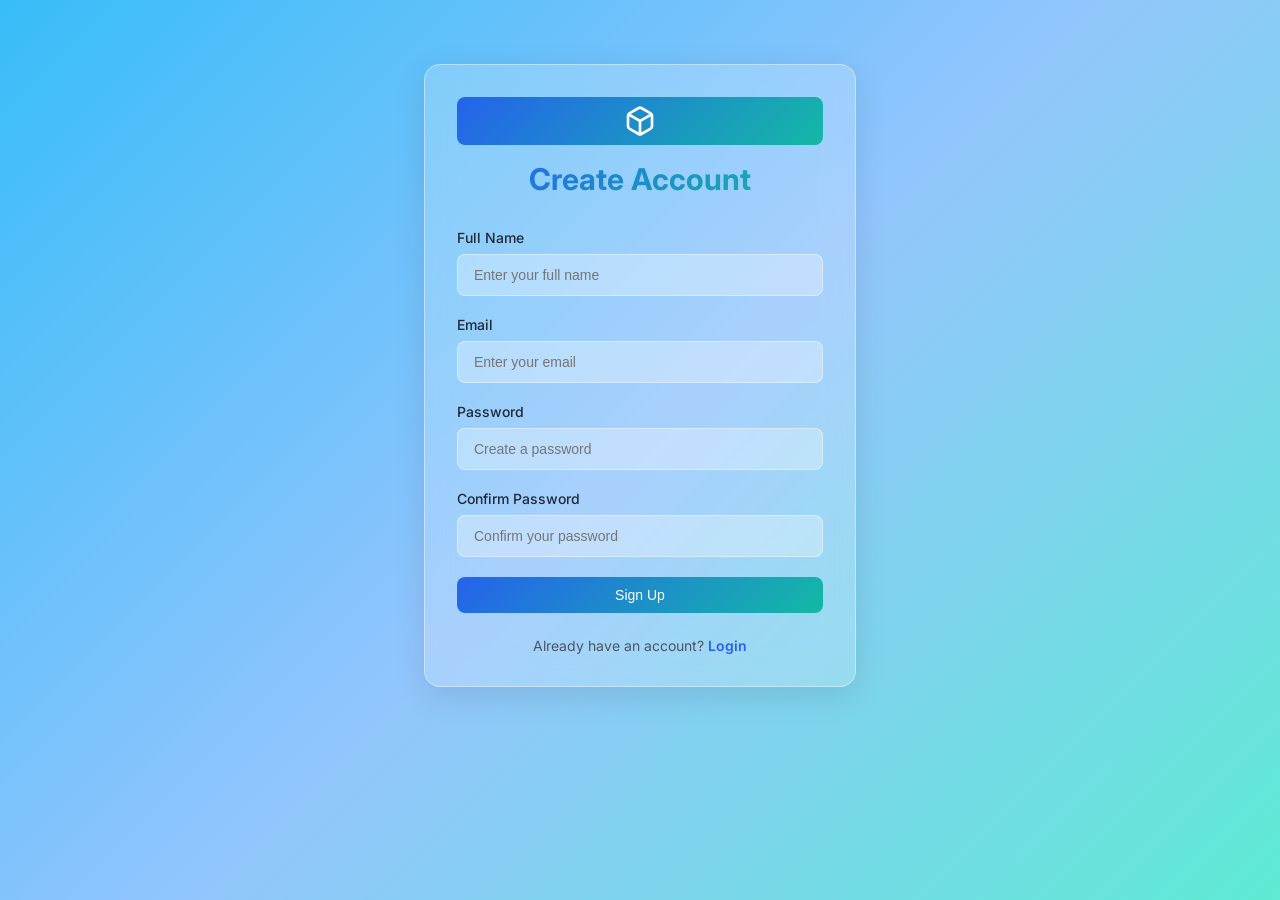
<file: frontend/signup.html>
<!DOCTYPE html>
<html lang="en">
<head>
  <meta charset="UTF-8">
  <meta name="viewport" content="width=device-width, initial-scale=1.0">
  <title>Sign Up - LogiBrain</title>
  <link rel="stylesheet" href="style.css">
</head>
<body>
  <div class="form-container">
    <div class="glass-card form-card">
      <div class="form-header">
        <div class="brand-icon" style="margin: 0 auto;">
          <svg width="32" height="32" viewBox="0 0 24 24" fill="none" stroke="white" stroke-width="2">
            <path d="M21 16V8a2 2 0 0 0-1-1.73l-7-4a2 2 0 0 0-2 0l-7 4A2 2 0 0 0 3 8v8a2 2 0 0 0 1 1.73l7 4a2 2 0 0 0 2 0l7-4A2 2 0 0 0 21 16z"/>
            <polyline points="3.27 6.96 12 12.01 20.73 6.96"/>
            <line x1="12" y1="22.08" x2="12" y2="12"/>
          </svg>
        </div>
        <h1>Create Account</h1>
      </div>

      <form onsubmit="handleSignup(event)">
        <div class="form-group">
          <label for="fullName">Full Name</label>
          <input type="text" id="fullName" class="form-input" placeholder="Enter your full name" required>
        </div>

        <div class="form-group">
          <label for="email">Email</label>
          <input type="email" id="email" class="form-input" placeholder="Enter your email" required>
        </div>

        <div class="form-group">
          <label for="password">Password</label>
          <input type="password" id="password" class="form-input" placeholder="Create a password" required>
        </div>

        <div class="form-group">
          <label for="confirmPassword">Confirm Password</label>
          <input type="password" id="confirmPassword" class="form-input" placeholder="Confirm your password" required>
        </div>

        <button type="submit" class="btn btn-primary" style="width: 100%; text-align:center;">Sign Up</button>
      </form>

      <div class="form-footer">
        <p>Already have an account? <a href="login.html">Login</a></p>
      </div>
    </div>
  </div>

  <script src="script.js"></script>
</body>
</html>
</file>
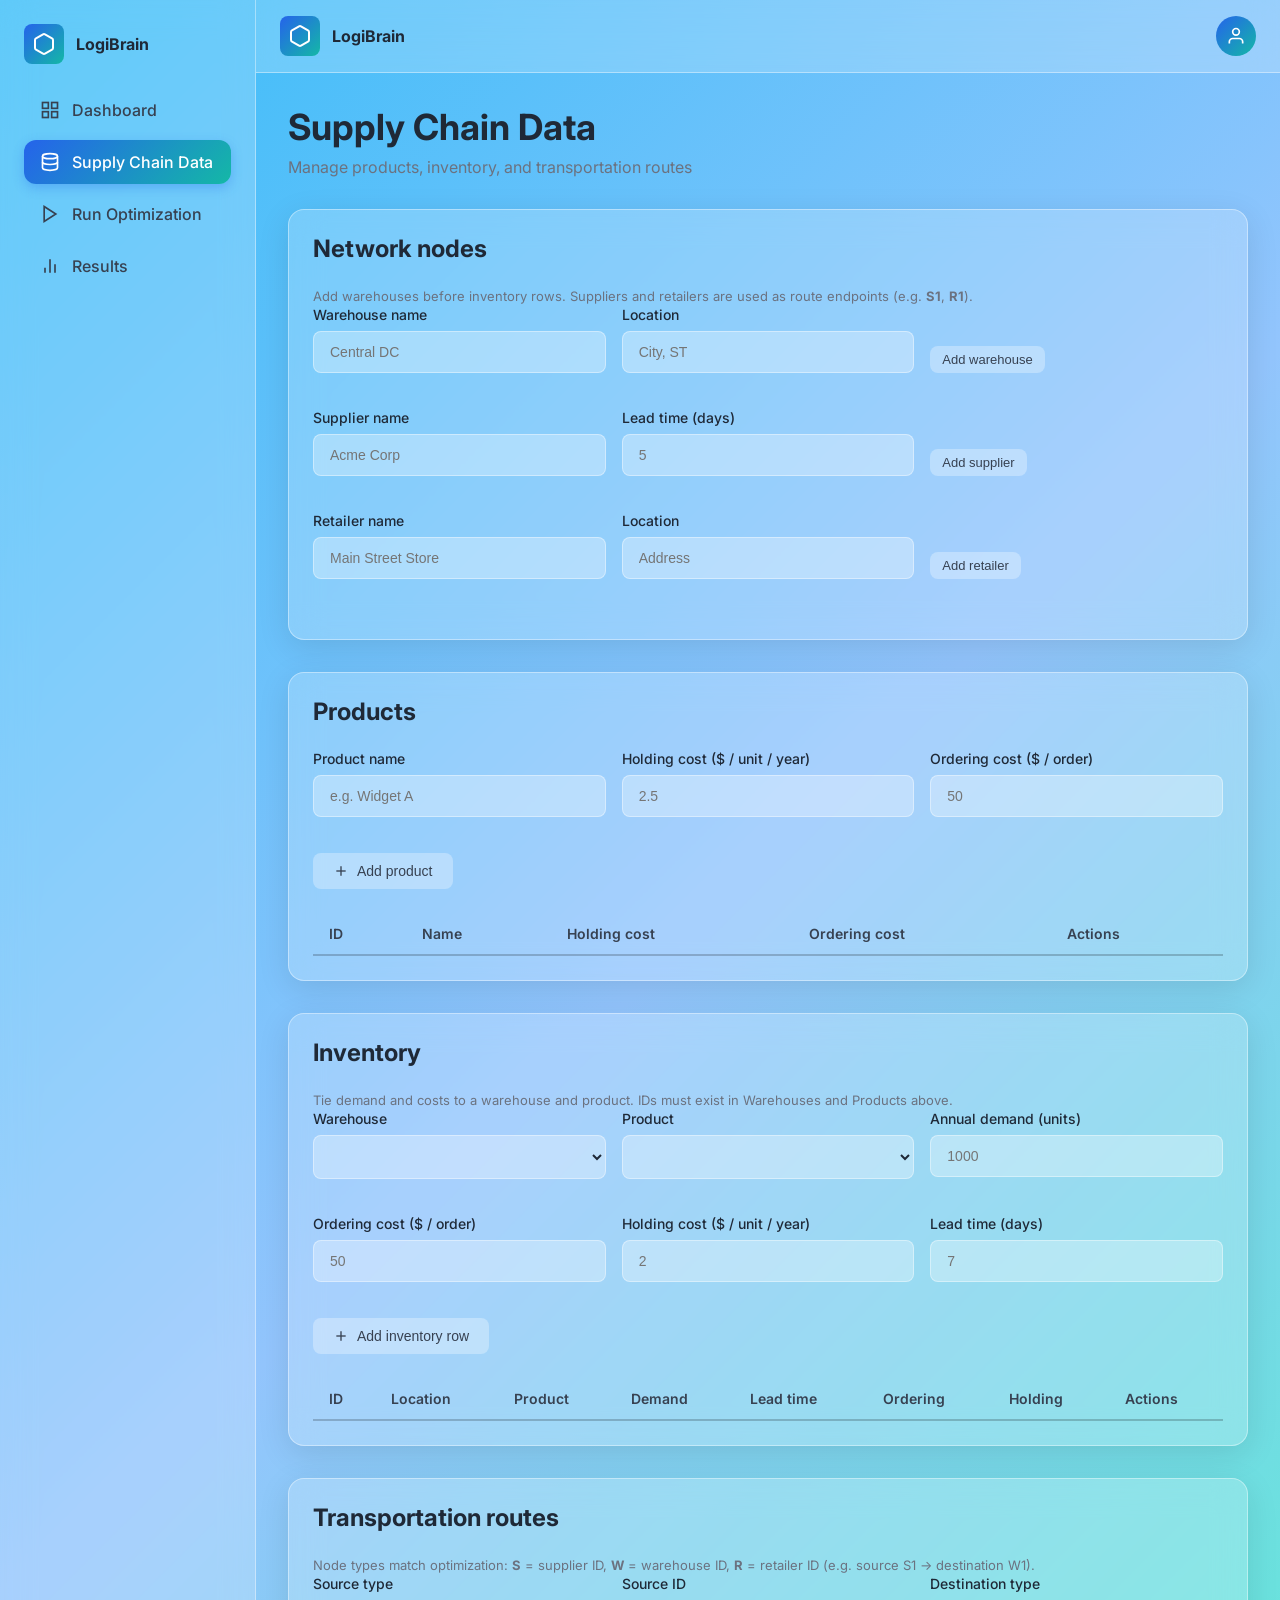
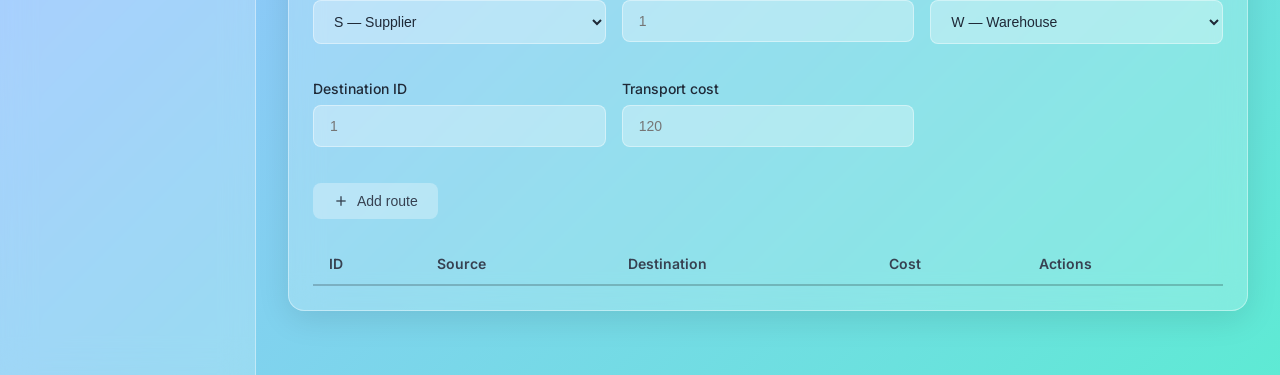
<file: frontend/supplychain.html>
<!DOCTYPE html>
<html lang="en">
<head>
  <meta charset="UTF-8">
  <meta name="viewport" content="width=device-width, initial-scale=1.0">
  <title>Supply Chain Data</title>
  <link rel="stylesheet" href="style.css">
</head>
<body>
  <div class="dashboard">
    <aside class="sidebar">
      <div class="navbar-brand">
        <div class="brand-icon">
          <svg width="24" height="24" viewBox="0 0 24 24" fill="none" stroke="white" stroke-width="2">
            <path d="M21 16V8a2 2 0 0 0-1-1.73l-7-4a2 2 0 0 0-2 0l-7 4A2 2 0 0 0 3 8v8a2 2 0 0 0 1 1.73l7 4a2 2 0 0 0 2 0l7-4A2 2 0 0 0 21 16z"/>
          </svg>
        </div>
        <span style="font-weight: 700; color: #1f2937;">LogiBrain</span>
      </div>

      <ul class="sidebar-nav">
        <li><a href="dashboard.html" class="sidebar-link">
          <svg width="20" height="20" viewBox="0 0 24 24" fill="none" stroke="currentColor" stroke-width="2"><rect x="3" y="3" width="7" height="7"/><rect x="14" y="3" width="7" height="7"/><rect x="14" y="14" width="7" height="7"/><rect x="3" y="14" width="7" height="7"/></svg>
          Dashboard
        </a></li>
        <li><a href="supplychain.html" class="sidebar-link active">
          <svg width="20" height="20" viewBox="0 0 24 24" fill="none" stroke="currentColor" stroke-width="2"><ellipse cx="12" cy="5" rx="9" ry="3"/><path d="M21 12c0 1.66-4 3-9 3s-9-1.34-9-3"/><path d="M3 5v14c0 1.66 4 3 9 3s9-1.34 9-3V5"/></svg>
          Supply Chain Data
        </a></li>
        <li><a href="runoptimization.html" class="sidebar-link">
          <svg width="20" height="20" viewBox="0 0 24 24" fill="none" stroke="currentColor" stroke-width="2"><polygon points="5 3 19 12 5 21 5 3"/></svg>
          Run Optimization
        </a></li>
        <li><a href="results.html" class="sidebar-link">
          <svg width="20" height="20" viewBox="0 0 24 24" fill="none" stroke="currentColor" stroke-width="2"><line x1="18" y1="20" x2="18" y2="10"/><line x1="12" y1="20" x2="12" y2="4"/><line x1="6" y1="20" x2="6" y2="14"/></svg>
          Results
        </a></li>
      </ul>
    </aside>

    <div style="flex: 1;">
      <nav class="dashboard-navbar">
        <div class="navbar-brand">
          <div class="brand-icon">
            <svg width="24" height="24" viewBox="0 0 24 24" fill="none" stroke="white" stroke-width="2"><path d="M21 16V8a2 2 0 0 0-1-1.73l-7-4a2 2 0 0 0-2 0l-7 4A2 2 0 0 0 3 8v8a2 2 0 0 0 1 1.73l7 4a2 2 0 0 0 2 0l7-4A2 2 0 0 0 21 16z"/></svg>
          </div>
          <span style="font-weight: 700; color: #1f2937;">LogiBrain</span>
        </div>
        <div class="profile-circle" onclick="toggleProfileDropdown(event)">
          <svg width="20" height="20" viewBox="0 0 24 24" fill="none" stroke="currentColor" stroke-width="2"><path d="M20 21v-2a4 4 0 0 0-4-4H8a4 4 0 0 0-4 4v2"/><circle cx="12" cy="7" r="4"/></svg>
          <div class="profile-dropdown">
            <div class="profile-info">
                <p id="profileName"></p>
                <small id="profileEmail"></small>
            </div>
            <a href="profile.html">Profile Settings</a>
            <a href="index.html">Logout</a>
          </div>
        </div>
      </nav>

      <main class="main-content">
        <div class="page-header">
          <h1>Supply Chain Data</h1>
          <p>Manage products, inventory, and transportation routes</p>
        </div>

        <!-- Network nodes (needed for inventory locations and route endpoints) -->
        <div class="glass-card data-section">
          <h2>Network nodes</h2>
          <p class="sc-hint">Add warehouses before inventory rows. Suppliers and retailers are used as route endpoints (e.g. <strong>S1</strong>, <strong>R1</strong>). <span id="scNodesSummary"></span></p>
          <div class="form-row" style="align-items: flex-end;">
            <form id="scWarehouseForm" class="form-row" style="flex: 1; margin: 0;" onsubmit="submitScWarehouse(event)">
              <div class="form-group">
                <label>Warehouse name</label>
                <input type="text" id="scWhName" class="form-input" placeholder="Central DC" required>
              </div>
              <div class="form-group">
                <label>Location</label>
                <input type="text" id="scWhLoc" class="form-input" placeholder="City, ST" required>
              </div>
              <div class="form-group" style="align-self: flex-end;">
                <button type="submit" class="btn btn-secondary btn-sm">Add warehouse</button>
              </div>
            </form>
          </div>
          <div class="form-row" style="margin-top: 12px; align-items: flex-end;">
            <form id="scSupplierForm" class="form-row" style="flex: 1; margin: 0;" onsubmit="submitScSupplier(event)">
              <div class="form-group">
                <label>Supplier name</label>
                <input type="text" id="scSupName" class="form-input" placeholder="Acme Corp" required>
              </div>
              <div class="form-group">
                <label>Lead time (days)</label>
                <input type="number" id="scSupLead" class="form-input" placeholder="5" min="0" step="any" required>
              </div>
              <div class="form-group" style="align-self: flex-end;">
                <button type="submit" class="btn btn-secondary btn-sm">Add supplier</button>
              </div>
            </form>
          </div>
          <div class="form-row" style="margin-top: 12px; align-items: flex-end;">
            <form id="scRetailerForm" class="form-row" style="flex: 1; margin: 0;" onsubmit="submitScRetailer(event)">
              <div class="form-group">
                <label>Retailer name</label>
                <input type="text" id="scRetName" class="form-input" placeholder="Main Street Store" required>
              </div>
              <div class="form-group">
                <label>Location</label>
                <input type="text" id="scRetLoc" class="form-input" placeholder="Address" required>
              </div>
              <div class="form-group" style="align-self: flex-end;">
                <button type="submit" class="btn btn-secondary btn-sm">Add retailer</button>
              </div>
            </form>
          </div>
        </div>

        <!-- Products Section -->
        <div class="glass-card data-section">
          <h2>Products</h2>
          <form id="scProductForm" onsubmit="submitScProduct(event)">
            <div class="form-row">
              <div class="form-group">
                <label>Product name</label>
                <input type="text" id="scProdName" class="form-input" placeholder="e.g. Widget A" required>
              </div>
              <div class="form-group">
                <label>Holding cost ($ / unit / year)</label>
                <input type="number" id="scProdHolding" class="form-input" placeholder="2.5" min="0" step="any" required>
              </div>
              <div class="form-group">
                <label>Ordering cost ($ / order)</label>
                <input type="number" id="scProdOrdering" class="form-input" placeholder="50" min="0" step="any" required>
              </div>
            </div>
            <button type="submit" class="btn btn-secondary">
              <svg width="16" height="16" viewBox="0 0 24 24" fill="none" stroke="currentColor" stroke-width="2" style="display: inline;"><line x1="12" y1="5" x2="12" y2="19"/><line x1="5" y1="12" x2="19" y2="12"/></svg>
              Add product
            </button>
          </form>

          <table>
            <thead>
              <tr>
                <th>ID</th>
                <th>Name</th>
                <th>Holding cost</th>
                <th>Ordering cost</th>
                <th class="table-actions">Actions</th>
              </tr>
            </thead>
            <tbody id="productsTableBody"></tbody>
          </table>
        </div>

        <!-- Inventory Section -->
        <div class="glass-card data-section">
          <h2>Inventory</h2>
          <p class="sc-hint">Tie demand and costs to a warehouse and product. IDs must exist in Warehouses and Products above.</p>
          <form id="scInventoryForm" onsubmit="submitScInventory(event)">
            <div class="form-row">
              <div class="form-group">
                <label>Warehouse</label>
                <select id="scInvWarehouse" class="form-input" required></select>
              </div>
              <div class="form-group">
                <label>Product</label>
                <select id="scInvProduct" class="form-input" required></select>
              </div>
              <div class="form-group">
                <label>Annual demand (units)</label>
                <input type="number" id="scInvDemand" class="form-input" placeholder="1000" min="0" step="any" required>
              </div>
            </div>
            <div class="form-row">
              <div class="form-group">
                <label>Ordering cost ($ / order)</label>
                <input type="number" id="scInvOrdering" class="form-input" placeholder="50" min="0" step="any" required>
              </div>
              <div class="form-group">
                <label>Holding cost ($ / unit / year)</label>
                <input type="number" id="scInvHolding" class="form-input" placeholder="2" min="0" step="any" required>
              </div>
              <div class="form-group">
                <label>Lead time (days)</label>
                <input type="number" id="scInvLead" class="form-input" placeholder="7" min="0" step="any" required>
              </div>
            </div>
            <button type="submit" class="btn btn-secondary">
              <svg width="16" height="16" viewBox="0 0 24 24" fill="none" stroke="currentColor" stroke-width="2" style="display: inline;"><line x1="12" y1="5" x2="12" y2="19"/><line x1="5" y1="12" x2="19" y2="12"/></svg>
              Add inventory row
            </button>
          </form>

          <table>
            <thead>
              <tr>
                <th>ID</th>
                <th>Location</th>
                <th>Product</th>
                <th>Demand</th>
                <th>Lead time</th>
                <th>Ordering</th>
                <th>Holding</th>
                <th class="table-actions">Actions</th>
              </tr>
            </thead>
            <tbody id="inventoryTableBody"></tbody>
          </table>
        </div>

        <!-- Routes Section -->
        <div class="glass-card data-section">
          <h2>Transportation routes</h2>
          <p class="sc-hint">Node types match optimization: <strong>S</strong> = supplier ID, <strong>W</strong> = warehouse ID, <strong>R</strong> = retailer ID (e.g. source S1 → destination W1).</p>
          <form id="routeForm" onsubmit="submitScRoute(event)">
            <div class="form-row">
              <div class="form-group">
                <label>Source type</label>
                <select id="scRouteSrcType" class="form-input" required>
                  <option value="S">S — Supplier</option>
                  <option value="W">W — Warehouse</option>
                  <option value="R">R — Retailer</option>
                </select>
              </div>
              <div class="form-group">
                <label>Source ID</label>
                <input type="number" id="scRouteSrcId" class="form-input" placeholder="1" min="1" step="1" required>
              </div>
              <div class="form-group">
                <label>Destination type</label>
                <select id="scRouteDstType" class="form-input" required>
                  <option value="S">S — Supplier</option>
                  <option value="W" selected>W — Warehouse</option>
                  <option value="R">R — Retailer</option>
                </select>
              </div>
              <div class="form-group">
                <label>Destination ID</label>
                <input type="number" id="scRouteDstId" class="form-input" placeholder="1" min="1" step="1" required>
              </div>
              <div class="form-group">
                <label>Transport cost</label>
                <input type="number" id="scRouteCost" class="form-input" placeholder="120" min="0" step="any" required>
              </div>
            </div>
            <button type="submit" class="btn btn-secondary">
              <svg width="16" height="16" viewBox="0 0 24 24" fill="none" stroke="currentColor" stroke-width="2" style="display: inline;"><line x1="12" y1="5" x2="12" y2="19"/><line x1="5" y1="12" x2="19" y2="12"/></svg>
              Add route
            </button>
          </form>

          <table>
            <thead>
              <tr>
                <th>ID</th>
                <th>Source</th>
                <th>Destination</th>
                <th>Cost</th>
                <th class="table-actions">Actions</th>
              </tr>
            </thead>
            <tbody id="routesTableBody"></tbody>
          </table>
        </div>
      </main>
    </div>
  </div>

  <script src="script.js"></script>
</body>
</html>
</file>
<file: frontend/style.css>
/* Google Fonts */
@import url('https://fonts.googleapis.com/css2?family=Inter:wght@300;400;500;600;700;800;900&display=swap');

/* Reset and Base Styles */
* {
  margin: 0;
  padding: 0;
  box-sizing: border-box;
}

body {
  font-family: 'Inter', -apple-system, BlinkMacSystemFont, 'Segoe UI', sans-serif;
  background: linear-gradient(135deg, #38bdf8 0%, #93c5fd 50%, #5eead4 100%);
  min-height: 100vh;
  color: #1f2937;
}

/* Glassmorphism Card */
.glass-card {
  background: rgba(255, 255, 255, 0.2);
  backdrop-filter: blur(16px);
  border-radius: 16px;
  border: 1px solid rgba(255, 255, 255, 0.4);
  box-shadow: 0 8px 32px rgba(0, 0, 0, 0.1);
}

/* Container */
.container {
  max-width: 1280px;
  margin: 0 auto;
  padding: 0 24px;
}

/* Navbar */
.navbar {
  background: rgba(255, 255, 255, 0.2);
  backdrop-filter: blur(16px);
  border-bottom: 1px solid rgba(255, 255, 255, 0.4);
  position: sticky;
  top: 0;
  z-index: 1000;
}

.navbar-content {
  display: flex;
  align-items: center;
  justify-content: space-between;
  padding: 16px 24px;
  max-width: 1280px;
  margin: 0 auto;
}

.navbar-brand {
  display: flex;
  align-items: center;
  gap: 12px;
  text-decoration: none;
  color: #1f2937;
}

.brand-icon {
  background: linear-gradient(135deg, #2563eb, #14b8a6);
  padding: 8px;
  border-radius: 8px;
  display: flex;
  align-items: center;
  justify-content: center;
}

.brand-text {
  font-size: 20px;
  font-weight: 700;
}

.nav-menu {
  display: flex;
  align-items: center;
  gap: 32px;
  list-style: none;
}

.nav-link {
  text-decoration: none;
  color: #374151;
  font-weight: 500;
  transition: color 0.3s;
}

.nav-link:hover {
  color: #1f2937;
}

.btn {
  padding: 10px 20px;
  border-radius: 8px;
  font-weight: 500;
  text-decoration: none;
  transition: all 0.3s;
  border: none;
  cursor: pointer;
  font-size: 14px;

  display: inline-flex;
  align-items: center;
  justify-content: center;   
  gap: 8px;
}

.btn-primary {
  background: linear-gradient(135deg, #2563eb, #14b8a6);
  color: white;
}

.btn-primary:hover {
  box-shadow: 0 8px 24px rgba(37, 99, 235, 0.4);
  transform: translateY(-2px);
}

.btn-secondary {
  background: rgba(255, 255, 255, 0.3);
  color: #374151;
}

.btn-secondary:hover {
  background: rgba(255, 255, 255, 0.5);
}

.btn-lg {
  padding: 16px 32px;
  font-size: 18px;
}

.btn-sm {
  padding: 6px 12px;
  font-size: 13px;
}

.btn-danger {
  background: rgba(239, 68, 68, 0.25);
  color: #991b1b;
}

.btn-danger:hover {
  background: rgba(239, 68, 68, 0.4);
}

.mobile-menu-btn {
  display: none;
  background: none;
  border: none;
  cursor: pointer;
  padding: 8px;
}

/* Footer */
.footer {
  background: rgba(255, 255, 255, 0.2);
  backdrop-filter: blur(16px);
  border-top: 1px solid rgba(255, 255, 255, 0.4);
  margin-top: 80px;
}

.footer-content {
  padding: 48px 24px;
  max-width: 1280px;
  margin: 0 auto;
  display: grid;
  grid-template-columns: repeat(auto-fit, minmax(250px, 1fr));
  gap: 32px;
}

.footer-section h3,
.footer-section h4 {
  margin-bottom: 16px;
  color: #1f2937;
  font-weight: 700;
}

.footer-section p,
.footer-section a {
  color: #374151;
  font-size: 14px;
  line-height: 1.6;
  text-decoration: none;
  display: block;
  margin-bottom: 8px;
}

.footer-section a:hover {
  color: #1f2937;
}

.social-links {
  display: flex;
  gap: 16px;
}

.social-link {
  background: rgba(255, 255, 255, 0.3);
  padding: 8px;
  border-radius: 8px;
  display: flex;
  align-items: center;
  justify-content: center;
  transition: all 0.3s;
}

.social-link:hover {
  background: rgba(255, 255, 255, 0.5);
}

.footer-bottom {
  border-top: 1px solid rgba(255, 255, 255, 0.4);
  padding: 24px;
  text-align: center;
  color: #374151;
  font-size: 14px;
}

/* Hero Section */
.hero {
  text-align: center;
  padding: 96px 24px;
}

.hero h1 {
  font-size: 60px;
  font-weight: 700;
  line-height: 1.2;
  margin-bottom: 24px;
  color: #1f2937;
}

.gradient-text {
  background: linear-gradient(135deg, #2563eb, #14b8a6);
  -webkit-background-clip: text;
  -webkit-text-fill-color: transparent;
  background-clip: text;
}

.hero p {
  font-size: 20px;
  color: #374151;
  max-width: 800px;
  margin: 0 auto 32px;
}

.hero-buttons {
  display: flex;
  gap: 16px;
  justify-content: center;
  flex-wrap: wrap;
}

/* Grid Layouts */
.grid {
  display: grid;
  gap: 24px;
}

.grid-cols-1 { grid-template-columns: repeat(1, 1fr); }
.grid-cols-2 { grid-template-columns: repeat(2, 1fr); }
.grid-cols-3 { grid-template-columns: repeat(3, 1fr); }
.grid-cols-4 { grid-template-columns: repeat(4, 1fr); }

/* Feature Cards */
.feature-card {
  padding: 32px;
  text-align: center;
  transition: transform 0.3s;
}

.feature-card:hover {
  transform: scale(1.05);
}

.feature-icon {
  width: 64px;
  height: 64px;
  margin: 0 auto 16px;
  background: linear-gradient(135deg, #2563eb, #14b8a6);
  border-radius: 16px;
  display: flex;
  align-items: center;
  justify-content: center;
}

.feature-card h3 {
  font-size: 20px;
  font-weight: 700;
  margin-bottom: 12px;
  color: #1f2937;
}

.feature-card p {
  color: #374151;
}

/* Stats Section */
.stats {
  padding: 48px;
  text-align: center;
}

.stats-grid {
  display: grid;
  grid-template-columns: repeat(auto-fit, minmax(200px, 1fr));
  gap: 32px;
}

.stat-item h3 {
  font-size: 48px;
  font-weight: 700;
  color: #1f2937;
  margin-bottom: 8px;
}

.stat-item p {
  color: #374151;
}

/* Form Styles */
.form-container {
  width: 100%;
  max-width: 480px;
  margin: 0 auto;
  padding: 64px 24px;
}

.form-card {
  padding: 32px;
}

.form-header {
  text-align: center;
  margin-bottom: 32px;
}

.form-header h1 {
  font-size: 30px;
  font-weight: 700;
  background: linear-gradient(135deg, #2563eb, #14b8a6);
  -webkit-background-clip: text;
  -webkit-text-fill-color: transparent;
  background-clip: text;
  margin-top: 16px;
}

.form-group {
  margin-bottom: 20px;
}

.form-group label {
  display: block;
  margin-bottom: 8px;
  font-weight: 500;
  color: #1f2937;
  font-size: 14px;
}

.form-input {
  width: 100%;
  padding: 12px 16px;
  border: 1px solid rgba(255, 255, 255, 0.4);
  border-radius: 8px;
  font-size: 14px;
  background: rgba(255, 255, 255, 0.3);
  color: #1f2937;
  transition: all 0.3s;
}

.form-input:focus {
  outline: none;
  border-color: #2563eb;
  background: rgba(255, 255, 255, 0.5);
}

.form-footer {
  text-align: center;
  margin-top: 24px;
  font-size: 14px;
  color: #4b5563;
}

.form-footer a {
  color: #2563eb;
  font-weight: 600;
  text-decoration: none;
}

.form-footer a:hover {
  text-decoration: underline;
}

/* Dashboard Layout */
.dashboard {
  display: flex;
  min-height: 100vh;
}

.sidebar {
  width: 256px;
  background: rgba(255, 255, 255, 0.2);
  backdrop-filter: blur(16px);
  border-right: 1px solid rgba(255, 255, 255, 0.4);
  padding: 24px;
}

.sidebar-nav {
  list-style: none;
  margin-top: 24px;
}

.sidebar-nav li {
  margin-bottom: 8px;
}

.sidebar-link {
  display: flex;
  align-items: center;
  gap: 12px;
  padding: 12px 16px;
  border-radius: 12px;
  text-decoration: none;
  color: #374151;
  font-weight: 500;
  transition: all 0.3s;
}

.sidebar-link:hover {
  background: rgba(255, 255, 255, 0.3);
}

.sidebar-link.active {
  background: linear-gradient(135deg, #2563eb, #14b8a6);
  color: white;
  box-shadow: 0 4px 12px rgba(37, 99, 235, 0.3);
}

.dashboard-navbar {
  background: rgba(255, 255, 255, 0.2);
  backdrop-filter: blur(16px);
  border-bottom: 1px solid rgba(255, 255, 255, 0.4);
  padding: 16px 24px;
  display: flex;
  justify-content: space-between;
  align-items: center;
  position: sticky;
  top: 0;
  z-index: 100;
}

.profile-circle {
  width: 40px;
  height: 40px;
  border-radius: 50%;
  background: linear-gradient(135deg, #2563eb, #14b8a6);
  display: flex;
  align-items: center;
  justify-content: center;
  color: white;
  cursor: pointer;
  position: relative;
  transition: all 0.3s;
}

.profile-circle:hover {
  box-shadow: 0 4px 12px rgba(37, 99, 235, 0.5);
}

.profile-dropdown {
  position: absolute;
  top: 50px;
  right: 0;
  width: 200px;
  background: rgba(255, 255, 255, 0.9);
  backdrop-filter: blur(16px);
  border-radius: 12px;
  border: 1px solid rgba(255, 255, 255, 0.4);
  box-shadow: 0 8px 24px rgba(0, 0, 0, 0.15);
  display: none;
  overflow: hidden;
}

.profile-dropdown.show {
  display: block;
}

.profile-info {
  padding: 16px;
  border-bottom: 1px solid rgba(0, 0, 0, 0.1);
}

.profile-info p {
  margin: 0;
  color: #1f2937;
  font-weight: 600;
  font-size: 14px;
}

.profile-info small {
  color: #6b7280;
  font-size: 12px;
}

.profile-dropdown a {
  display: block;
  padding: 12px 16px;
  color: #374151;
  text-decoration: none;
  transition: background 0.3s;
  font-size: 14px;
}

.profile-dropdown a:hover {
  background: rgba(255, 255, 255, 0.5);
}

.main-content {
  flex: 1;
  padding: 32px;
}

.page-header {
  margin-bottom: 32px;
}

.page-header h1 {
  font-size: 36px;
  font-weight: 700;
  color: #1f2937;
  margin-bottom: 8px;
}

.page-header p {
  color: #6b7280;
  font-size: 16px;
}

/* Metric Cards */
.metric-card {
  padding: 24px;
  display: flex;
  justify-content: space-between;
  align-items: flex-start;
}

.metric-info h3 {
  font-size: 14px;
  color: #6b7280;
  margin-bottom: 12px;
}

.metric-info p {
  font-size: 30px;
  font-weight: 700;
  color: #1f2937;
}

.metric-icon {
  width: 48px;
  height: 48px;
  border-radius: 12px;
  display: flex;
  align-items: center;
  justify-content: center;
}

/* Data Section */
.data-section {
  padding: 24px;
  margin-bottom: 32px;
}

.data-section h2 {
  font-size: 24px;
  font-weight: 700;
  color: #1f2937;
  margin-bottom: 24px;
}

.form-row {
  display: grid;
  grid-template-columns: repeat(auto-fit, minmax(250px, 1fr));
  gap: 16px;
  margin-bottom: 16px;
}

/* Table Styles */
table {
  width: 100%;
  margin-top: 24px;
  border-collapse: collapse;
}

table thead tr {
  border-bottom: 2px solid rgba(0, 0, 0, 0.2);
}

table th {
  text-align: left;
  padding: 12px 16px;
  color: #374151;
  font-weight: 600;
  font-size: 14px;
}

table td {
  padding: 12px 16px;
  color: #1f2937;
  border-bottom: 1px solid rgba(0, 0, 0, 0.1);
}

table tbody tr:hover {
  background: rgba(255, 255, 255, 0.2);
}

/* Optimization Page */
.optimization-container {
  display: flex;
  align-items: center;
  justify-content: center;
  min-height: 500px;
}

.optimization-card {
  padding: 48px;
  text-align: center;
  max-width: 600px;
}

.optimization-icon {
  width: 60px;
  height: 60px;
  margin: 0 auto 24px;
  background: linear-gradient(135deg, #2563eb, #14b8a6);
  border-radius: 50%;
  display: flex;
  align-items: center;
  justify-content: center;
}

.optimization-card h2 {
  font-size: 28px;
  font-weight: 700;
  color: #1f2937;
  margin-bottom: 12px;
}

.optimization-card p {
  color: #6b7280;
  margin-bottom: 32px;
}

/* Loading Spinner */
.spinner {
  animation: spin 1s linear infinite;
}

@keyframes spin {
  from { transform: rotate(0deg); }
  to { transform: rotate(360deg); }
}

/* Progress Bar */
.progress-bar {
  width: 100%;
  height: 8px;
  background: rgba(255, 255, 255, 0.3);
  border-radius: 4px;
  overflow: hidden;
  margin-top: 32px;
}

.progress-fill {
  height: 100%;
  background: linear-gradient(90deg, #2563eb, #14b8a6);
  width: 0%;
  animation: progress 2s ease-in-out;
}

@keyframes progress {
  from { width: 0%; }
  to { width: 66%; }
}

/* Chart Placeholder */
.chart-placeholder {
  background: rgba(255, 255, 255, 0.3);
  border-radius: 12px;
  height: 256px;
  display: flex;
  align-items: center;
  justify-content: center;
  color: #6b7280;
}

.cost-analysis-card {
  padding: 24px;
  margin-bottom: 32px;
}

.cost-analysis-title {
  font-size: 24px;
  font-weight: 700;
  margin-bottom: 8px;
  color: #1f2937;
}

.cost-analysis-sub {
  font-size: 14px;
  color: #6b7280;
  margin-bottom: 20px;
}

.cost-chart-wrap {
  position: relative;
  height: 300px;
  max-width: 520px;
  margin: 0 auto;
}

.cost-chart-empty {
  text-align: center;
  color: #6b7280;
  padding: 48px 16px;
  font-size: 15px;
}

.table-actions {
  white-space: nowrap;
}

.sc-hint {
  font-size: 13px;
  color: #6b7280;
  margin-top: 8px;
  line-height: 1.45;
}

.dash-latest-grid {
  display: grid;
  grid-template-columns: repeat(auto-fill, minmax(160px, 1fr));
  gap: 16px 24px;
  align-items: start;
}

.dash-latest-grid > div {
  display: flex;
  flex-direction: column;
  gap: 4px;
}

.dash-latest-grid .dash-latest-path {
  grid-column: 1 / -1;
}

.dash-latest-label {
  font-size: 12px;
  font-weight: 600;
  text-transform: uppercase;
  letter-spacing: 0.04em;
  color: #6b7280;
}

.dash-latest-grid span:not(.dash-latest-label) {
  font-size: 16px;
  font-weight: 600;
  color: #1f2937;
  word-break: break-word;
}

/* Responsive Design */
@media (max-width: 768px) {
  .nav-menu {
    display: none;
  }

  .mobile-menu-btn {
    display: block;
  }

  .nav-menu.mobile-open {
    display: flex;
    flex-direction: column;
    position: absolute;
    top: 100%;
    left: 0;
    right: 0;
    background: rgba(255, 255, 255, 0.95);
    backdrop-filter: blur(16px);
    padding: 16px;
    gap: 16px;
    box-shadow: 0 8px 16px rgba(0, 0, 0, 0.1);
  }

  .hero h1 {
    font-size: 36px;
  }

  .grid-cols-2,
  .grid-cols-3,
  .grid-cols-4 {
    grid-template-columns: repeat(1, 1fr);
  }

  .dashboard {
    flex-direction: column;
  }

  .sidebar {
    width: 100%;
    border-right: none;
    border-bottom: 1px solid rgba(255, 255, 255, 0.4);
  }

  .sidebar-nav {
    display: flex;
    overflow-x: auto;
    margin-top: 0;
  }

  .sidebar-nav li {
    margin-bottom: 0;
    margin-right: 8px;
  }
}

@media (min-width: 768px) {
  .grid-cols-md-2 { grid-template-columns: repeat(2, 1fr); }
  .grid-cols-md-3 { grid-template-columns: repeat(3, 1fr); }
  .grid-cols-md-4 { grid-template-columns: repeat(4, 1fr); }
}

/* Utility Classes */
.text-center { text-align: center; }
.mt-4 { margin-top: 16px; }
.mt-8 { margin-top: 32px; }
.mb-4 { margin-bottom: 16px; }
.mb-8 { margin-bottom: 32px; }
.p-4 { padding: 16px; }
.p-6 { padding: 24px; }
.hidden { display: none; }
.flex { display: flex; }
.items-center { align-items: center; }
.justify-between { justify-content: space-between; }
.gap-4 { gap: 16px; }

/* Profile Page Extra Styling */

.profile-avatar {
  width: 80px;
  height: 70px;
  margin: 20px auto;
  border-radius: 50%;
  background: linear-gradient(135deg, #2563eb, #14b8a6);
  display: flex;
  align-items: center;
  justify-content: center;
  font-size: 28px;
  color: white;
  font-weight: bold;
}

.profile-info-box {
  background: rgba(255, 255, 255, 0.2);
  padding: 15px;
  border-radius: 10px;
  margin-bottom: 20px;
  color: rgb(9, 60, 65);
}

.profile-info-box p {
  margin: 8px 0;
}

.back-btn {
  background: transparent;
  border: none;
  color: #38bdf8;
  cursor: pointer;
  margin-bottom: 10px;
  font-size: 14px;
}

.back-btn:hover {
  text-decoration: underline;
}

#msg {  
  text-align: center;
  margin-top: 10px;
}

/* Wrap each input in a div.input-wrap for the icon + unit badge layout */
.input-wrap {
  display: flex;
  align-items: center;
  background: rgba(255, 255, 255, 0.22);
  border: 1px solid rgba(255, 255, 255, 0.4);
  border-radius: 12px;
  padding: 0 14px;
  transition: border 0.2s, background 0.2s, box-shadow 0.2s;
}

.input-wrap:focus-within {
  background: rgba(255, 255, 255, 0.32);
  border-color: rgba(255, 255, 255, 0.75);
  box-shadow: 0 0 0 3px rgba(255, 255, 255, 0.18);
}

.input-field {
  background: transparent;
  border: none;
  outline: none;
  flex: 1;
  padding: 10px 8px;
  font-size: 14px;
  color: #fff;
}

.input-field::placeholder {
  color: rgba(85, 84, 84, 0.5);
}

.field-label {
  font-size: 11px;
  font-weight: 500;
  letter-spacing: 0.08em;
  text-transform: uppercase;
  color: rgba(0, 0, 0, 0.75);
  padding-left: 4px;
  margin-bottom: 5px;
  display: block;
}
</file>
